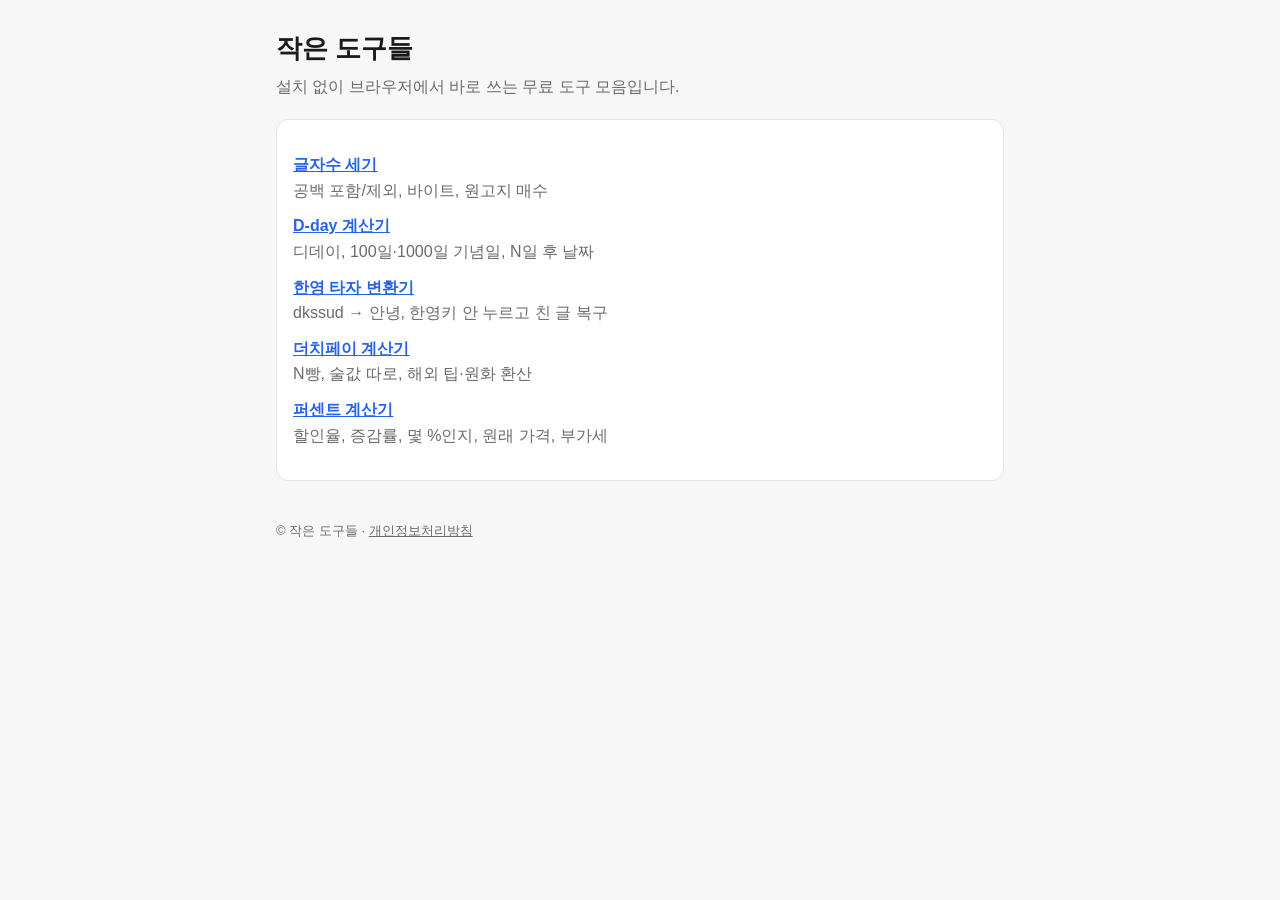
<file: index.html>
<!doctype html>
<html lang="ko">
<head>
<meta charset="utf-8">
<meta name="viewport" content="width=device-width,initial-scale=1">
<title>작은 도구들 - 무료 온라인 계산기·변환기 모음</title>
<meta name="description" content="글자수 세기, D-day 계산기, 한영 타자 변환기, 더치페이 계산기, 퍼센트 계산기 등 설치 없이 바로 쓰는 무료 온라인 도구 모음.">
<link rel="canonical" href="https://leeyc80.github.io/tiny-tools/">
<link rel="stylesheet" href="assets/style.css">
</head>
<body>
<header></header>
<main>
  <h1>작은 도구들</h1>
  <p class="lead">설치 없이 브라우저에서 바로 쓰는 무료 도구 모음입니다.</p>
  <div class="card">
    <ul class="list">
      <li><a href="char-counter/">글자수 세기</a><br><span class="lead">공백 포함/제외, 바이트, 원고지 매수</span></li>
      <li><a href="d-day/">D-day 계산기</a><br><span class="lead">디데이, 100일·1000일 기념일, N일 후 날짜</span></li>
      <li><a href="ko-en/">한영 타자 변환기</a><br><span class="lead">dkssud → 안녕, 한영키 안 누르고 친 글 복구</span></li>
      <li><a href="dutch-pay/">더치페이 계산기</a><br><span class="lead">N빵, 술값 따로, 해외 팁·원화 환산</span></li>
      <li><a href="percent/">퍼센트 계산기</a><br><span class="lead">할인율, 증감률, 몇 %인지, 원래 가격, 부가세</span></li>
    </ul>
  </div>
</main>
<footer>© 작은 도구들 · <a href="privacy.html">개인정보처리방침</a></footer>
</body>
</html>
</file>
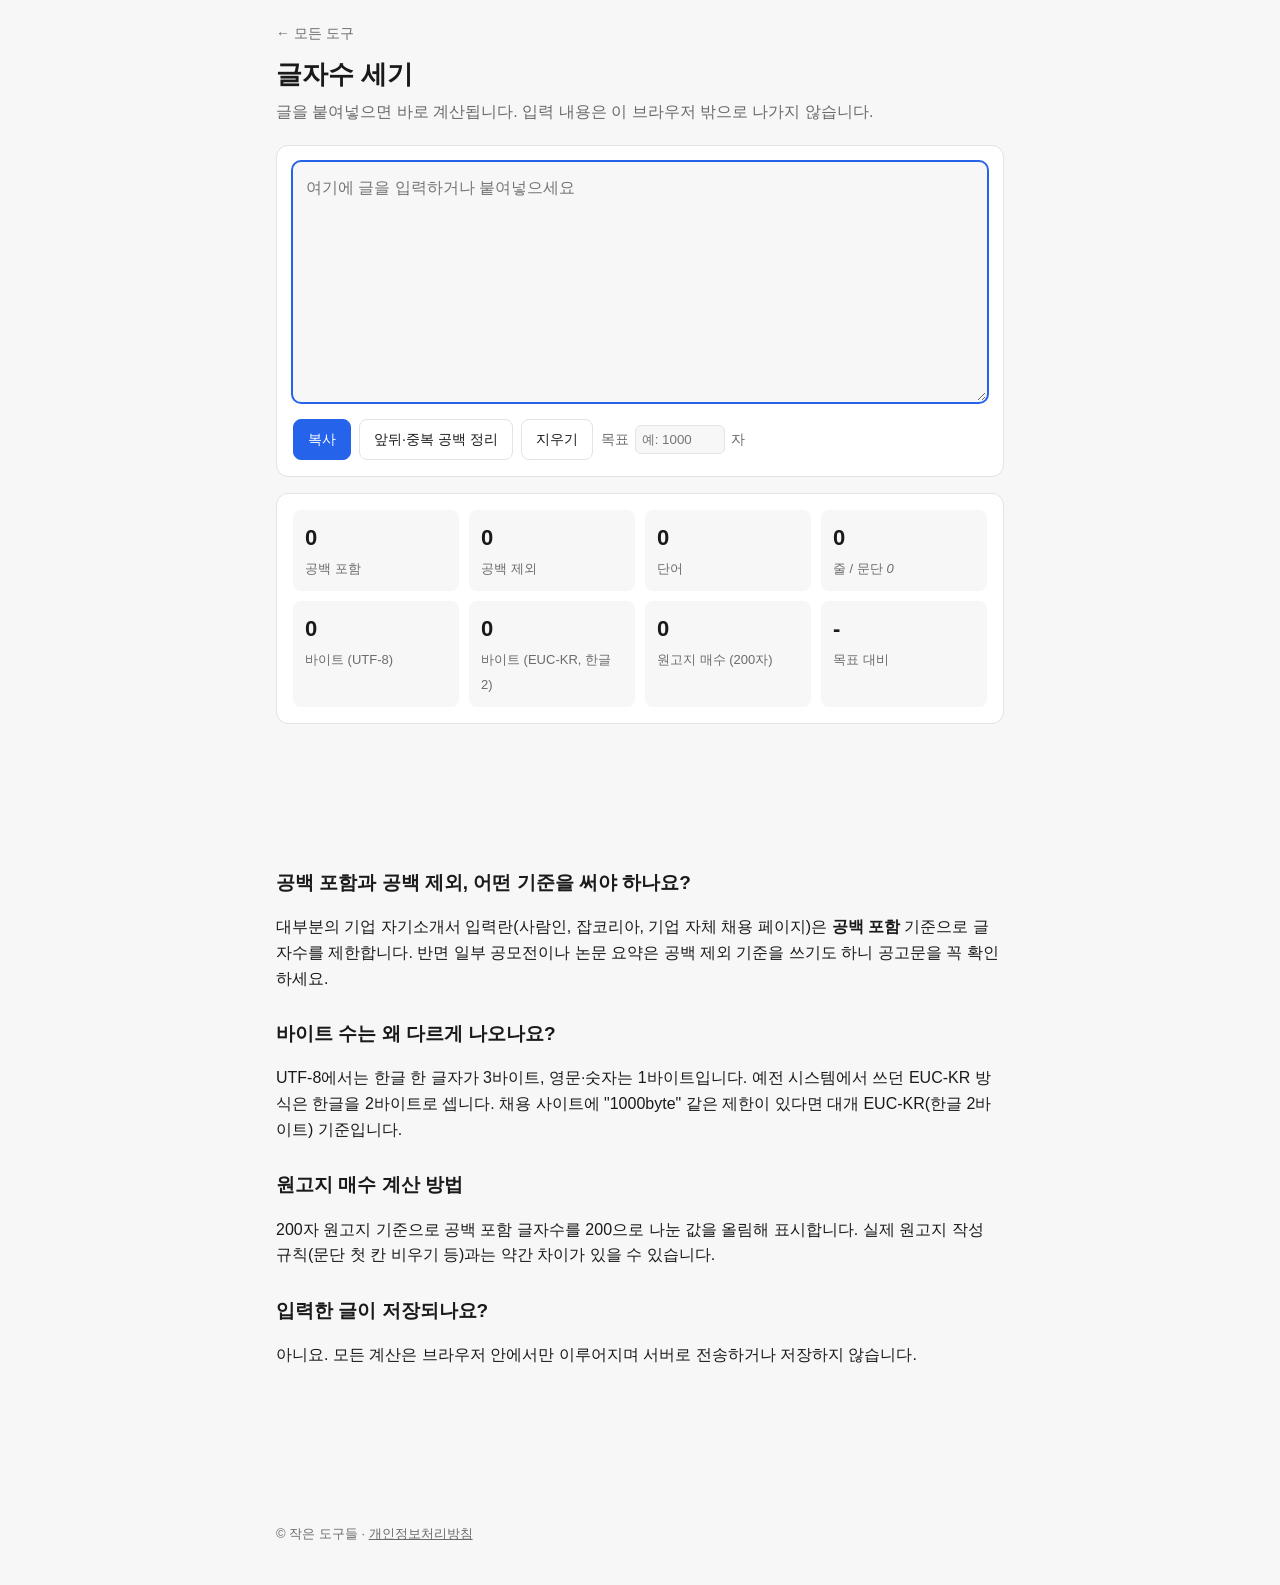
<file: char-counter/index.html>
<!doctype html>
<html lang="ko">
<head>
<meta charset="utf-8">
<meta name="viewport" content="width=device-width,initial-scale=1">
<title>글자수 세기 - 공백 포함/제외, 바이트, 원고지 매수 | 무료 글자수 계산기</title>
<meta name="description" content="자기소개서·리포트 글자수를 실시간으로 세어 드립니다. 공백 포함/제외 글자수, 단어 수, 바이트(UTF-8/EUC-KR), 원고지 매수까지 한 번에 확인하세요. 입력한 글은 서버로 전송되지 않습니다.">
<link rel="canonical" href="https://leeyc80.github.io/tiny-tools/char-counter/">
<meta property="og:title" content="글자수 세기 - 공백 포함/제외, 바이트 계산">
<meta property="og:description" content="자소서 글자수, 바이트, 원고지 매수를 실시간으로 계산">
<meta property="og:type" content="website">
<link rel="stylesheet" href="../assets/style.css">
<!-- AdSense: 승인 후 ca-pub 값 교체 후 주석 해제
<script async src="https://pagead2.googlesyndication.com/pagead/js/adsbygoogle.js?client=ca-pub-XXXXXXXXXXXXXXXX" crossorigin="anonymous"></script>
-->
<script type="application/ld+json">
{"@context":"https://schema.org","@type":"WebApplication","name":"글자수 세기","applicationCategory":"UtilitiesApplication","operatingSystem":"Any","offers":{"@type":"Offer","price":"0","priceCurrency":"KRW"}}
</script>
</head>
<body>
<header><a href="../">← 모든 도구</a></header>
<main>
  <h1>글자수 세기</h1>
  <p class="lead">글을 붙여넣으면 바로 계산됩니다. 입력 내용은 이 브라우저 밖으로 나가지 않습니다.</p>

  <div class="card">
    <textarea id="t" placeholder="여기에 글을 입력하거나 붙여넣으세요" autofocus></textarea>
    <div class="row">
      <button class="primary" id="copy">복사</button>
      <button id="trim">앞뒤·중복 공백 정리</button>
      <button id="clear">지우기</button>
      <label style="display:flex;align-items:center;gap:6px;font-size:14px;color:var(--muted)">
        목표 <input id="goal" type="number" min="0" step="100" placeholder="예: 1000" style="width:90px;padding:6px;border:1px solid var(--line);border-radius:6px;background:var(--bg);color:var(--fg)"> 자
      </label>
    </div>
  </div>

  <div class="card stats" id="stats">
    <div class="stat"><b id="all">0</b><span>공백 포함</span></div>
    <div class="stat"><b id="nosp">0</b><span>공백 제외</span></div>
    <div class="stat"><b id="words">0</b><span>단어</span></div>
    <div class="stat"><b id="lines">0</b><span>줄 / 문단 <i id="paras">0</i></span></div>
    <div class="stat"><b id="utf8">0</b><span>바이트 (UTF-8)</span></div>
    <div class="stat"><b id="euckr">0</b><span>바이트 (EUC-KR, 한글 2)</span></div>
    <div class="stat"><b id="paper">0</b><span>원고지 매수 (200자)</span></div>
    <div class="stat"><b id="goalpct">-</b><span>목표 대비</span></div>
  </div>

  <div class="ad"><!-- 광고 슬롯 1 --></div>

  <article>
    <h2>공백 포함과 공백 제외, 어떤 기준을 써야 하나요?</h2>
    <p>대부분의 기업 자기소개서 입력란(사람인, 잡코리아, 기업 자체 채용 페이지)은 <b>공백 포함</b> 기준으로 글자수를 제한합니다. 반면 일부 공모전이나 논문 요약은 공백 제외 기준을 쓰기도 하니 공고문을 꼭 확인하세요.</p>
    <h2>바이트 수는 왜 다르게 나오나요?</h2>
    <p>UTF-8에서는 한글 한 글자가 3바이트, 영문·숫자는 1바이트입니다. 예전 시스템에서 쓰던 EUC-KR 방식은 한글을 2바이트로 셉니다. 채용 사이트에 "1000byte" 같은 제한이 있다면 대개 EUC-KR(한글 2바이트) 기준입니다.</p>
    <h2>원고지 매수 계산 방법</h2>
    <p>200자 원고지 기준으로 공백 포함 글자수를 200으로 나눈 값을 올림해 표시합니다. 실제 원고지 작성 규칙(문단 첫 칸 비우기 등)과는 약간 차이가 있을 수 있습니다.</p>
    <h2>입력한 글이 저장되나요?</h2>
    <p>아니요. 모든 계산은 브라우저 안에서만 이루어지며 서버로 전송하거나 저장하지 않습니다.</p>
  </article>

  <div class="ad"><!-- 광고 슬롯 2 --></div>
</main>
<footer>© 작은 도구들 · <a href="../privacy.html">개인정보처리방침</a></footer>

<script>
const $ = id => document.getElementById(id);
const t = $('t'), goal = $('goal');
const fmt = n => n.toLocaleString('ko-KR');
const seg = typeof Intl !== 'undefined' && Intl.Segmenter ? new Intl.Segmenter('ko', {granularity: 'grapheme'}) : null;
const graphemes = s => seg ? [...seg.segment(s)].length : [...s].length;

function euckrBytes(s) {
  let n = 0;
  for (const ch of s) n += ch.codePointAt(0) < 128 ? 1 : 2;
  return n;
}

function update() {
  const s = t.value.replace(/\r\n/g, '\n');
  const all = graphemes(s);
  const nosp = graphemes(s.replace(/\s/g, ''));
  const words = (s.trim().match(/\S+/g) || []).length;
  const lines = s ? s.split('\n').length : 0;
  const paras = s.trim() ? s.trim().split(/\n\s*\n/).length : 0;
  $('all').textContent = fmt(all);
  $('nosp').textContent = fmt(nosp);
  $('words').textContent = fmt(words);
  $('lines').textContent = fmt(lines);
  $('paras').textContent = fmt(paras);
  $('utf8').textContent = fmt(new TextEncoder().encode(s).length);
  $('euckr').textContent = fmt(euckrBytes(s));
  $('paper').textContent = fmt(Math.ceil(all / 200));
  const g = +goal.value;
  $('goalpct').textContent = g > 0 ? Math.round(all / g * 100) + '%' : '-';
  $('goalpct').style.color = g > 0 && all > g ? '#dc2626' : '';
  try { localStorage.setItem('cc-draft', t.value); localStorage.setItem('cc-goal', goal.value); } catch (e) {}
}

try { t.value = localStorage.getItem('cc-draft') || ''; goal.value = localStorage.getItem('cc-goal') || ''; } catch (e) {}
t.addEventListener('input', update);
goal.addEventListener('input', update);
$('clear').onclick = () => { t.value = ''; update(); t.focus(); };
$('trim').onclick = () => { t.value = t.value.split('\n').map(l => l.replace(/[ \t]+/g, ' ').trim()).join('\n').trim(); update(); };
$('copy').onclick = async () => {
  try { await navigator.clipboard.writeText(t.value); $('copy').textContent = '복사됨'; }
  catch (e) { t.select(); document.execCommand('copy'); $('copy').textContent = '복사됨'; }
  setTimeout(() => $('copy').textContent = '복사', 1200);
};
update();
</script>
</body>
</html>
</file>
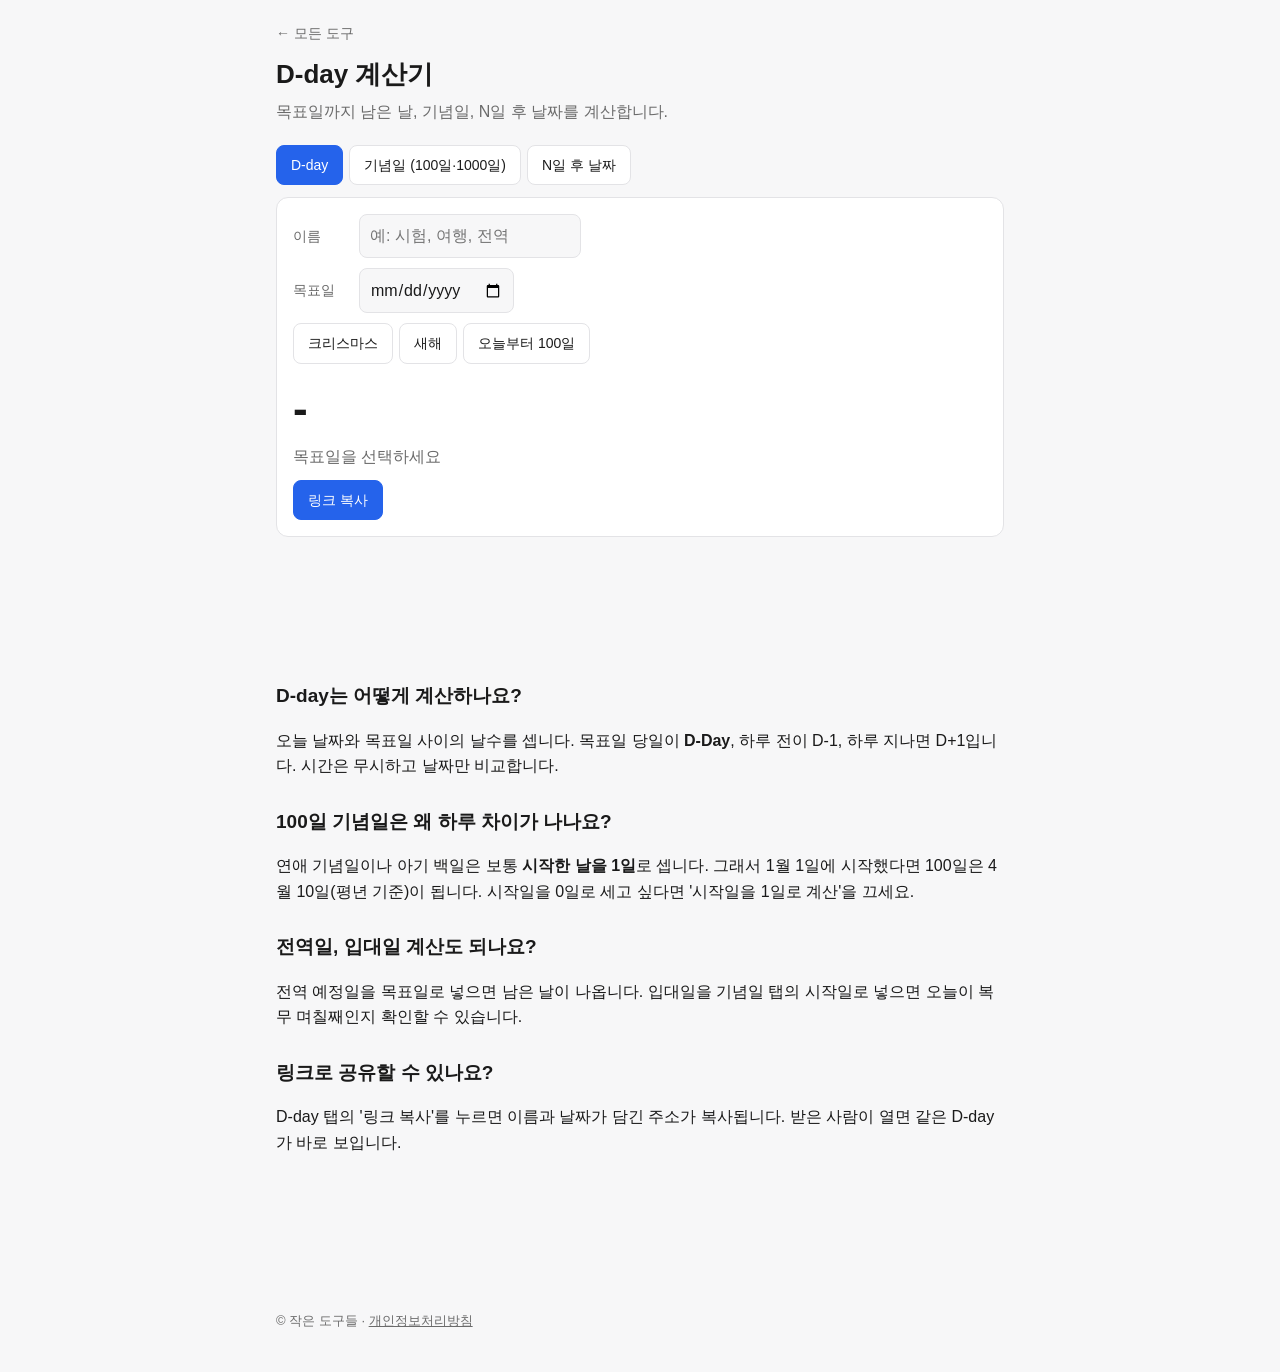
<file: d-day/index.html>
<!doctype html>
<html lang="ko">
<head>
<meta charset="utf-8">
<meta name="viewport" content="width=device-width,initial-scale=1">
<title>D-day 계산기 - 디데이, 100일·1000일 기념일, N일 후 날짜 계산</title>
<meta name="description" content="시험·여행·전역일까지 남은 날짜(D-day)를 계산하고, 사귄 날·생일로부터 100일, 200일, 1000일, 1주년 기념일 날짜를 한 번에 확인하세요. 오늘부터 N일 후 날짜 계산도 가능합니다.">
<link rel="canonical" href="https://leeyc80.github.io/tiny-tools/d-day/">
<meta property="og:title" content="D-day 계산기 - 디데이, 100일 기념일 계산">
<meta property="og:description" content="남은 날짜, 100일·1000일 기념일, N일 후 날짜를 바로 계산">
<meta property="og:type" content="website">
<link rel="stylesheet" href="../assets/style.css">
<!-- AdSense: 승인 후 ca-pub 값 교체 후 주석 해제
<script async src="https://pagead2.googlesyndication.com/pagead/js/adsbygoogle.js?client=ca-pub-XXXXXXXXXXXXXXXX" crossorigin="anonymous"></script>
-->
<script type="application/ld+json">
{"@context":"https://schema.org","@type":"WebApplication","name":"D-day 계산기","applicationCategory":"UtilitiesApplication","operatingSystem":"Any","offers":{"@type":"Offer","price":"0","priceCurrency":"KRW"}}
</script>
<style>
.tabs{display:flex;gap:6px;margin-bottom:12px;flex-wrap:wrap}
.tabs button[aria-selected=true]{background:var(--accent);border-color:var(--accent);color:#fff}
.field{display:flex;flex-wrap:wrap;gap:10px;align-items:center;margin-bottom:10px}
.field label{font-size:14px;color:var(--muted);min-width:56px}
.field input[type=date],.field input[type=text],.field input[type=number]{padding:8px 10px;border:1px solid var(--line);border-radius:8px;background:var(--bg);color:var(--fg);font:inherit;min-width:0}
.big{font-size:44px;font-weight:700;letter-spacing:-1px;margin:6px 0 0;font-variant-numeric:tabular-nums}
.sub{color:var(--muted);margin:0}
table{width:100%;border-collapse:collapse;font-size:15px;font-variant-numeric:tabular-nums}
td,th{padding:8px 6px;border-bottom:1px solid var(--line);text-align:left}
th{font-size:13px;color:var(--muted);font-weight:500}
tr.past td{color:var(--muted)}
tr.next td{font-weight:700}
td:last-child,th:last-child{text-align:right}
.panel[hidden]{display:none}
.check{font-size:14px;color:var(--muted);display:flex;gap:6px;align-items:center}
</style>
</head>
<body>
<header><a href="../">← 모든 도구</a></header>
<main>
  <h1>D-day 계산기</h1>
  <p class="lead">목표일까지 남은 날, 기념일, N일 후 날짜를 계산합니다.</p>

  <div class="tabs" role="tablist">
    <button role="tab" data-tab="dday" aria-selected="true">D-day</button>
    <button role="tab" data-tab="anniv" aria-selected="false">기념일 (100일·1000일)</button>
    <button role="tab" data-tab="plus" aria-selected="false">N일 후 날짜</button>
  </div>

  <section class="panel card" id="p-dday">
    <div class="field"><label for="dTitle">이름</label><input id="dTitle" type="text" placeholder="예: 시험, 여행, 전역" maxlength="30"></div>
    <div class="field"><label for="dDate">목표일</label><input id="dDate" type="date"></div>
    <div class="field" style="gap:6px">
      <button data-preset="xmas">크리스마스</button>
      <button data-preset="newyear">새해</button>
      <button data-preset="d100">오늘부터 100일</button>
    </div>
    <p class="big" id="dBig">-</p>
    <p class="sub" id="dSub"></p>
    <div class="row"><button class="primary" id="share">링크 복사</button></div>
  </section>

  <section class="panel card" id="p-anniv" hidden>
    <div class="field"><label for="aDate">시작일</label><input id="aDate" type="date"></div>
    <label class="check"><input type="checkbox" id="aFirst" checked> 시작일을 1일로 계산 (연애·출생 기념일 방식)</label>
    <p class="big" id="aBig">-</p>
    <p class="sub" id="aSub"></p>
    <table style="margin-top:12px"><thead><tr><th>기념일</th><th>날짜</th><th>남은 날</th></tr></thead><tbody id="aBody"></tbody></table>
  </section>

  <section class="panel card" id="p-plus" hidden>
    <div class="field"><label for="pDate">기준일</label><input id="pDate" type="date"></div>
    <div class="field"><label for="pN">일수</label><input id="pN" type="number" value="100" step="1" style="width:110px"> 일 <button id="pSign">후</button></div>
    <label class="check"><input type="checkbox" id="pFirst"> 기준일을 1일로 포함</label>
    <p class="big" id="pBig">-</p>
    <p class="sub" id="pSub"></p>
  </section>

  <div class="ad"><!-- 광고 슬롯 1 --></div>

  <article>
    <h2>D-day는 어떻게 계산하나요?</h2>
    <p>오늘 날짜와 목표일 사이의 날수를 셉니다. 목표일 당일이 <b>D-Day</b>, 하루 전이 D-1, 하루 지나면 D+1입니다. 시간은 무시하고 날짜만 비교합니다.</p>
    <h2>100일 기념일은 왜 하루 차이가 나나요?</h2>
    <p>연애 기념일이나 아기 백일은 보통 <b>시작한 날을 1일</b>로 셉니다. 그래서 1월 1일에 시작했다면 100일은 4월 10일(평년 기준)이 됩니다. 시작일을 0일로 세고 싶다면 '시작일을 1일로 계산'을 끄세요.</p>
    <h2>전역일, 입대일 계산도 되나요?</h2>
    <p>전역 예정일을 목표일로 넣으면 남은 날이 나옵니다. 입대일을 기념일 탭의 시작일로 넣으면 오늘이 복무 며칠째인지 확인할 수 있습니다.</p>
    <h2>링크로 공유할 수 있나요?</h2>
    <p>D-day 탭의 '링크 복사'를 누르면 이름과 날짜가 담긴 주소가 복사됩니다. 받은 사람이 열면 같은 D-day가 바로 보입니다.</p>
  </article>

  <div class="ad"><!-- 광고 슬롯 2 --></div>
</main>
<footer>© 작은 도구들 · <a href="../privacy.html">개인정보처리방침</a></footer>

<script>
const $ = id => document.getElementById(id);
const DAY = 86400000;
const WD = ['일', '월', '화', '수', '목', '금', '토'];
const fmt = n => n.toLocaleString('ko-KR');

// 날짜는 UTC 자정 기준 정수 일수로만 다뤄 서머타임·시간대 오차를 피한다.
const today = () => { const d = new Date(); return Date.UTC(d.getFullYear(), d.getMonth(), d.getDate()) / DAY; };
const parse = s => { const m = /^(\d{4})-(\d{2})-(\d{2})$/.exec(s || ''); return m ? Date.UTC(+m[1], m[2] - 1, +m[3]) / DAY : null; };
const iso = n => new Date(n * DAY).toISOString().slice(0, 10);
const kdate = n => { const d = new Date(n * DAY); return `${d.getUTCFullYear()}. ${d.getUTCMonth() + 1}. ${d.getUTCDate()}. (${WD[d.getUTCDay()]})`; };
const dlabel = diff => diff === 0 ? 'D-Day' : diff > 0 ? `D-${fmt(diff)}` : `D+${fmt(-diff)}`;
const addYears = (n, y) => { const d = new Date(n * DAY); const t = Date.UTC(d.getUTCFullYear() + y, d.getUTCMonth(), d.getUTCDate()) / DAY;
  return new Date(t * DAY).getUTCDate() !== d.getUTCDate() ? t - 1 : t; }; // 2/29 → 2/28

/* 탭 */
function showTab(name) {
  document.querySelectorAll('[role=tab]').forEach(b => b.setAttribute('aria-selected', b.dataset.tab === name));
  document.querySelectorAll('.panel').forEach(p => p.hidden = p.id !== 'p-' + name);
  try { localStorage.setItem('dd-tab', name); } catch (e) {}
}
document.querySelectorAll('[role=tab]').forEach(b => b.onclick = () => showTab(b.dataset.tab));

/* D-day */
function renderDday() {
  const t = parse($('dDate').value), title = $('dTitle').value.trim();
  if (t === null) { $('dBig').textContent = '-'; $('dSub').textContent = '목표일을 선택하세요'; return; }
  const diff = t - today();
  $('dBig').textContent = (title ? title + ' ' : '') + dlabel(diff);
  const w = Math.floor(Math.abs(diff) / 7), r = Math.abs(diff) % 7;
  $('dSub').textContent = `${kdate(t)} · ` + (diff === 0 ? '오늘입니다' :
    `${fmt(Math.abs(diff))}일 ${diff > 0 ? '남음' : '지남'}` + (Math.abs(diff) >= 7 ? ` (${fmt(w)}주 ${r}일)` : ''));
  save();
}
document.querySelectorAll('[data-preset]').forEach(b => b.onclick = () => {
  const now = new Date(), y = now.getFullYear(), td = today();
  let t, name;
  if (b.dataset.preset === 'xmas') { t = Date.UTC(y, 11, 25) / DAY; if (t < td) t = Date.UTC(y + 1, 11, 25) / DAY; name = '크리스마스'; }
  if (b.dataset.preset === 'newyear') { t = Date.UTC(y + 1, 0, 1) / DAY; name = '새해'; }
  if (b.dataset.preset === 'd100') { t = td + 100; name = ''; }
  $('dDate').value = iso(t); $('dTitle').value = name; renderDday();
});
$('dDate').oninput = $('dTitle').oninput = renderDday;
$('share').onclick = async () => {
  const u = new URL(location.href.split('?')[0]);
  if ($('dDate').value) u.searchParams.set('d', $('dDate').value);
  if ($('dTitle').value.trim()) u.searchParams.set('t', $('dTitle').value.trim());
  try { await navigator.clipboard.writeText(u.toString()); $('share').textContent = '복사됨'; }
  catch (e) { prompt('아래 주소를 복사하세요', u.toString()); }
  setTimeout(() => $('share').textContent = '링크 복사', 1200);
};

/* 기념일 */
function renderAnniv() {
  const s = parse($('aDate').value), first = $('aFirst').checked, td = today(), body = $('aBody');
  body.innerHTML = '';
  if (s === null) { $('aBig').textContent = '-'; $('aSub').textContent = '시작일을 선택하세요'; return; }
  const nth = td - s + (first ? 1 : 0);
  $('aBig').textContent = nth >= (first ? 1 : 0) ? `${fmt(nth)}일째` : dlabel(s - td);
  $('aSub').textContent = `${kdate(s)} 시작 · 오늘 ${kdate(td)}`;
  const rows = [];
  for (const n of [50, 100, 200, 300, 365, 500, 600, 700, 800, 900, 1000, 1500, 2000, 3000, 5000, 10000])
    rows.push([`${fmt(n)}일`, s + n - (first ? 1 : 0)]);
  for (let y = 1; y <= 30; y++) rows.push([`${y}주년`, addYears(s, y)]);
  rows.sort((a, b) => a[1] - b[1]);
  let nextMarked = false;
  for (const [label, d] of rows) {
    if (d < td - 400 || d > td + 365 * 12) continue; // 너무 먼 과거·미래는 생략
    const tr = document.createElement('tr');
    if (d < td) tr.className = 'past';
    else if (!nextMarked) { tr.className = 'next'; nextMarked = true; }
    tr.innerHTML = `<td>${label}</td><td>${kdate(d)}</td><td>${dlabel(d - td)}</td>`;
    body.appendChild(tr);
  }
  save();
}
$('aDate').oninput = $('aFirst').onchange = renderAnniv;

/* N일 후 */
let sign = 1;
function renderPlus() {
  const b = parse($('pDate').value), n = Math.trunc(+$('pN').value || 0), first = $('pFirst').checked;
  if (b === null) { $('pBig').textContent = '-'; $('pSub').textContent = '기준일을 선택하세요'; return; }
  const adj = first && n > 0 ? 1 : 0;
  const r = b + sign * (n - adj);
  $('pBig').textContent = kdate(r);
  $('pSub').textContent = `${kdate(b)}부터 ${fmt(n)}일 ${sign > 0 ? '후' : '전'} · 오늘 기준 ${dlabel(r - today())}`;
  save();
}
$('pSign').onclick = () => { sign = -sign; $('pSign').textContent = sign > 0 ? '후' : '전'; renderPlus(); };
$('pDate').oninput = $('pN').oninput = $('pFirst').onchange = renderPlus;

/* 저장·복원 */
const keys = ['dTitle', 'dDate', 'aDate', 'pDate', 'pN'];
function save() { try { localStorage.setItem('dd-state', JSON.stringify(Object.fromEntries(keys.map(k => [k, $(k).value])))); } catch (e) {} }
try { const st = JSON.parse(localStorage.getItem('dd-state') || '{}'); keys.forEach(k => { if (st[k] != null) $(k).value = st[k]; }); } catch (e) {}

const q = new URLSearchParams(location.search);
if (parse(q.get('d')) !== null) { $('dDate').value = q.get('d'); $('dTitle').value = (q.get('t') || '').slice(0, 30); showTab('dday'); }
else { let tab = 'dday'; try { tab = localStorage.getItem('dd-tab') || 'dday'; } catch (e) {} showTab(['dday', 'anniv', 'plus'].includes(tab) ? tab : 'dday'); }
if (!$('pDate').value) $('pDate').value = iso(today());
renderDday(); renderAnniv(); renderPlus();
</script>
</body>
</html>
</file>
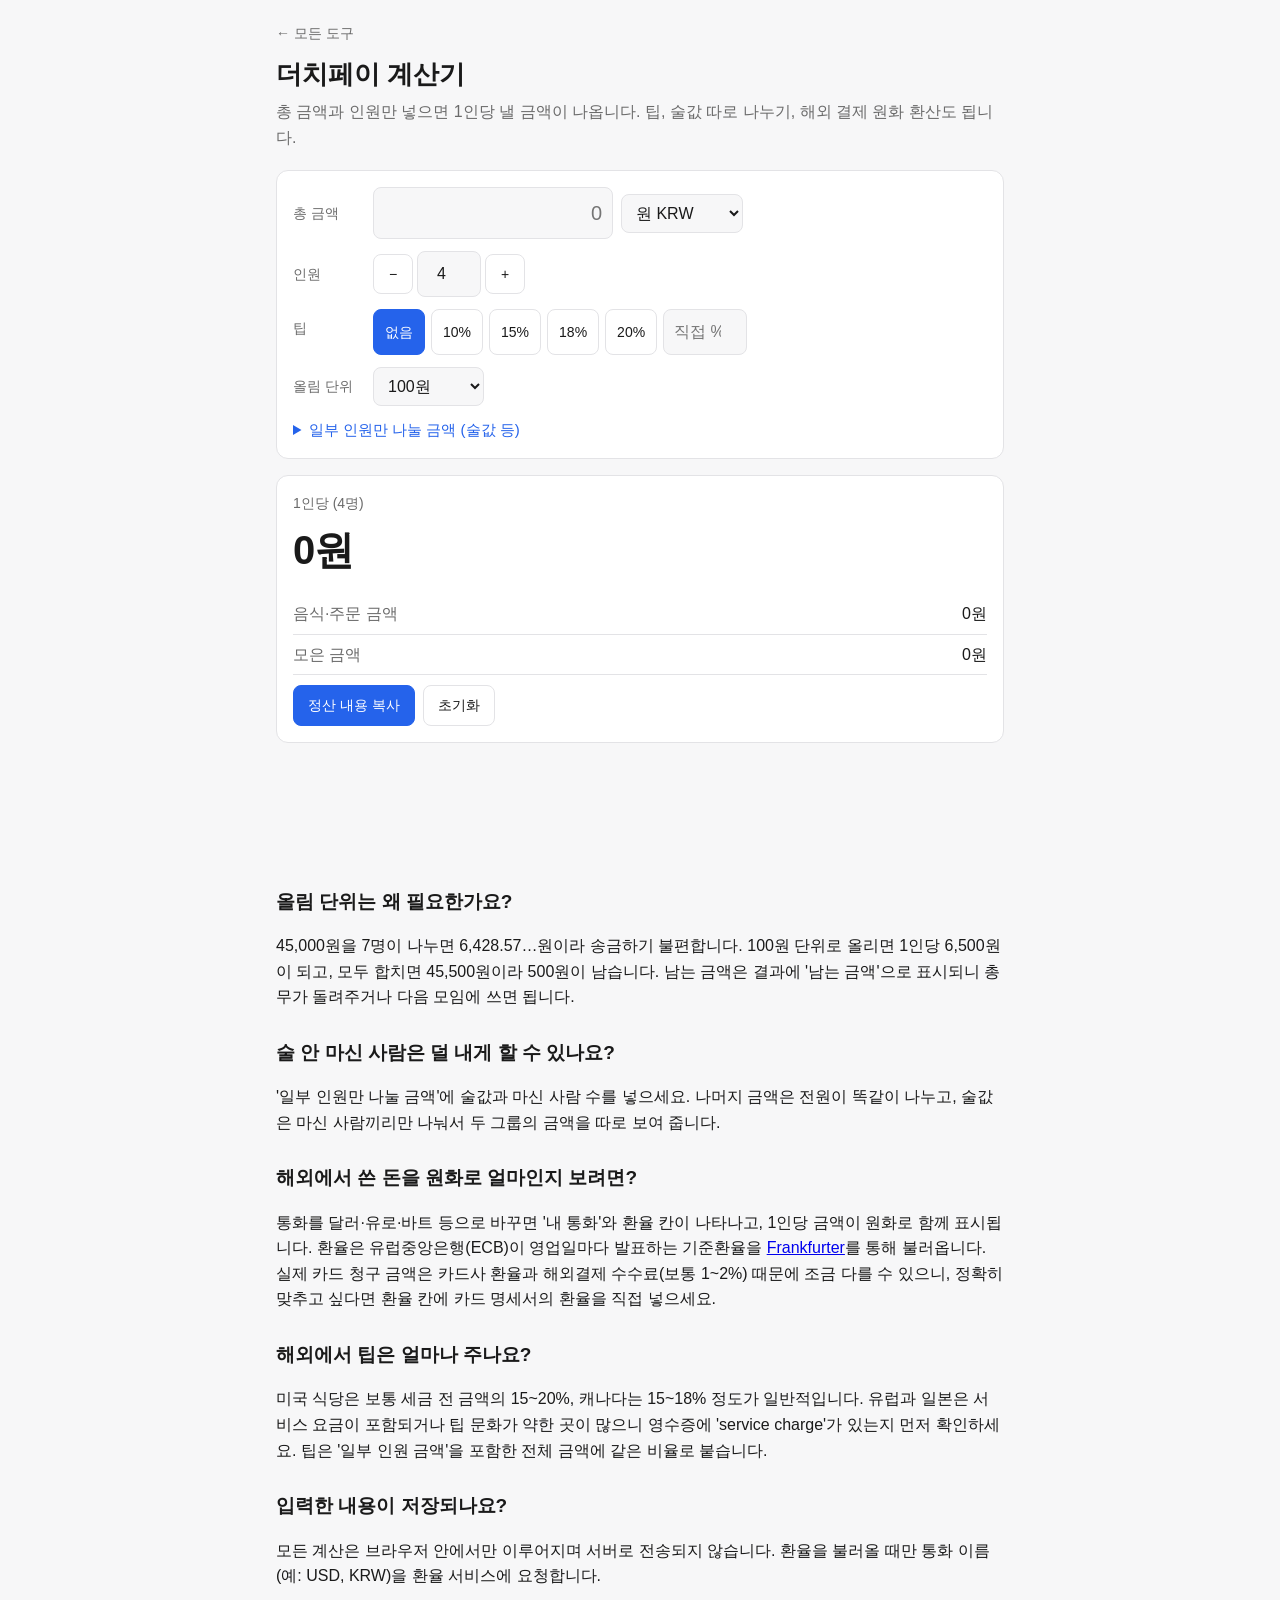
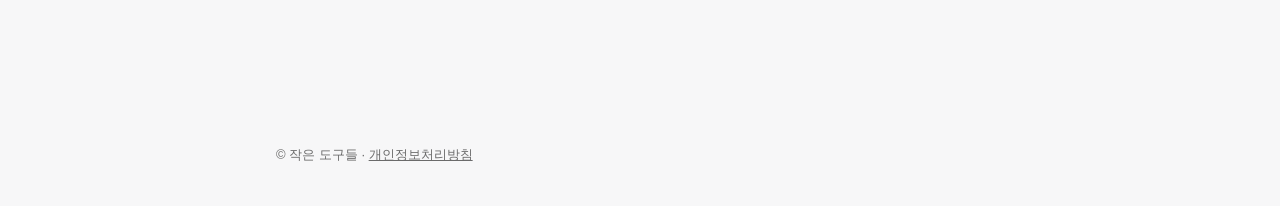
<file: dutch-pay/index.html>
<!doctype html>
<html lang="ko">
<head>
<meta charset="utf-8">
<meta name="viewport" content="width=device-width,initial-scale=1">
<title>더치페이 계산기 - N빵, 팁·환율 포함 1인당 금액 계산 | 해외여행 정산</title>
<meta name="description" content="총 금액과 인원을 넣으면 1인당 낼 금액을 바로 계산합니다. 100원·1000원 단위 올림, 술값처럼 일부 인원만 나누는 항목, 해외여행 팁(%)과 실시간 환율로 원화 환산까지 지원합니다.">
<link rel="canonical" href="https://leeyc80.github.io/tiny-tools/dutch-pay/">
<meta property="og:title" content="더치페이 계산기 - N빵, 팁·환율 포함 1인당 금액">
<meta property="og:description" content="인원별 금액, 단위 올림, 술값 따로, 팁, 원화 환산까지">
<meta property="og:type" content="website">
<link rel="stylesheet" href="../assets/style.css">
<!-- AdSense: 승인 후 ca-pub 값 교체 후 주석 해제
<script async src="https://pagead2.googlesyndication.com/pagead/js/adsbygoogle.js?client=ca-pub-XXXXXXXXXXXXXXXX" crossorigin="anonymous"></script>
-->
<script type="application/ld+json">
{"@context":"https://schema.org","@type":"WebApplication","name":"더치페이 계산기","applicationCategory":"UtilitiesApplication","operatingSystem":"Any","offers":{"@type":"Offer","price":"0","priceCurrency":"KRW"}}
</script>
<style>
.field{display:flex;flex-wrap:nowrap;gap:8px;align-items:center;margin-bottom:12px}
.field>label:first-child{font-size:14px;color:var(--muted);width:72px;flex:none}
input[type=text],input[type=number],select{padding:9px 10px;border:1px solid var(--line);border-radius:8px;background:var(--bg);color:var(--fg);font:inherit;min-width:0}
#total{font-size:20px;flex:1 1 100px;max-width:240px;text-align:right;font-variant-numeric:tabular-nums}
.step{display:flex;align-items:center;gap:4px}
.step input{width:64px;text-align:center}
.step button{width:40px;padding:8px 0}
.chips{display:flex;gap:6px;flex-wrap:wrap;flex:1;min-width:0}
.chips button{padding:8px 11px}
.chips button[aria-pressed=true]{background:var(--accent);border-color:var(--accent);color:#fff}
details{margin-top:4px}
summary{cursor:pointer;color:var(--accent);font-size:15px}
.big{font-size:40px;font-weight:700;letter-spacing:-1px;margin:4px 0 0;font-variant-numeric:tabular-nums}
.big.two{font-size:30px;line-height:1.35}
.big small{font-size:15px;font-weight:500;color:var(--muted);letter-spacing:0;margin-right:8px}
.conv{font-size:20px;font-weight:600;margin:2px 0 0;color:var(--accent);font-variant-numeric:tabular-nums}
.conv:empty{display:none}
.sub{color:var(--muted);margin:0;font-size:14px}
.lines{margin:12px 0 0;padding:0;list-style:none;font-variant-numeric:tabular-nums}
.lines li{display:flex;justify-content:space-between;padding:7px 0;border-bottom:1px solid var(--line);gap:12px}
.lines li span:first-child{color:var(--muted)}
.lines li span:last-child{text-align:right}
#fxBox[hidden]{display:none}
#fxRate{width:120px;text-align:right}
#fxLeft{white-space:nowrap}
#cur{flex:none}
.fxnote{font-size:12px;color:var(--muted);margin:0 0 0 80px}
@media (max-width:420px){.fxnote{margin-left:0}}
</style>
</head>
<body>
<header><a href="../">← 모든 도구</a></header>
<main>
  <h1>더치페이 계산기</h1>
  <p class="lead">총 금액과 인원만 넣으면 1인당 낼 금액이 나옵니다. 팁, 술값 따로 나누기, 해외 결제 원화 환산도 됩니다.</p>

  <div class="card">
    <div class="field">
      <label for="total">총 금액</label>
      <input id="total" type="text" inputmode="decimal" placeholder="0" autocomplete="off">
      <select id="cur" aria-label="결제 통화"></select>
    </div>
    <div class="field">
      <label for="people">인원</label>
      <div class="step"><button data-step="people:-1" aria-label="인원 줄이기">−</button><input id="people" type="number" min="1" max="100" value="4"><button data-step="people:1" aria-label="인원 늘리기">+</button></div>
    </div>
    <div class="field" style="align-items:flex-start">
      <label style="padding-top:8px">팁</label>
      <div class="chips" id="tips">
        <button data-tip="0" aria-pressed="true">없음</button><button data-tip="10">10%</button><button data-tip="15">15%</button><button data-tip="18">18%</button><button data-tip="20">20%</button>
        <input id="tipCustom" type="number" min="0" max="100" step="1" placeholder="직접 %" style="width:84px" aria-label="팁 직접 입력">
      </div>
    </div>
    <div class="field">
      <label for="round">올림 단위</label>
      <select id="round"></select>
    </div>
    <div id="fxBox" hidden>
      <div class="field">
        <label for="home">내 통화</label>
        <select id="home" aria-label="환산할 통화"></select>
      </div>
      <div class="field">
        <label for="fxRate">환율</label>
        <span class="sub" id="fxLeft">1 USD =</span>
        <input id="fxRate" type="text" inputmode="decimal" autocomplete="off">
        <button id="fxReload" title="최신 환율 다시 불러오기">↻</button>
      </div>
      <p class="fxnote" id="fxNote"></p>
    </div>
    <details id="extraBox">
      <summary>일부 인원만 나눌 금액 (술값 등)</summary>
      <div class="field" style="margin-top:12px">
        <label for="extra">금액</label>
        <input id="extra" type="text" inputmode="decimal" placeholder="0" style="flex:1 1 100px;max-width:160px;text-align:right" autocomplete="off">
        <span class="sub">(총액에 포함)</span>
      </div>
      <div class="field">
        <label for="extraN">나눌 인원</label>
        <div class="step"><button data-step="extraN:-1" aria-label="줄이기">−</button><input id="extraN" type="number" min="1" value="2"><button data-step="extraN:1" aria-label="늘리기">+</button></div>
      </div>
    </details>
  </div>

  <div class="card">
    <p class="sub" id="label">1인당</p>
    <p class="big" id="big">0원</p>
    <p class="conv" id="conv"></p>
    <p class="sub" id="sub"></p>
    <ul class="lines" id="lines"></ul>
    <div class="row"><button class="primary" id="copy">정산 내용 복사</button><button id="reset">초기화</button></div>
  </div>

  <div class="ad"><!-- 광고 슬롯 1 --></div>

  <article>
    <h2>올림 단위는 왜 필요한가요?</h2>
    <p>45,000원을 7명이 나누면 6,428.57…원이라 송금하기 불편합니다. 100원 단위로 올리면 1인당 6,500원이 되고, 모두 합치면 45,500원이라 500원이 남습니다. 남는 금액은 결과에 '남는 금액'으로 표시되니 총무가 돌려주거나 다음 모임에 쓰면 됩니다.</p>
    <h2>술 안 마신 사람은 덜 내게 할 수 있나요?</h2>
    <p>'일부 인원만 나눌 금액'에 술값과 마신 사람 수를 넣으세요. 나머지 금액은 전원이 똑같이 나누고, 술값은 마신 사람끼리만 나눠서 두 그룹의 금액을 따로 보여 줍니다.</p>
    <h2>해외에서 쓴 돈을 원화로 얼마인지 보려면?</h2>
    <p>통화를 달러·유로·바트 등으로 바꾸면 '내 통화'와 환율 칸이 나타나고, 1인당 금액이 원화로 함께 표시됩니다. 환율은 유럽중앙은행(ECB)이 영업일마다 발표하는 기준환율을 <a href="https://frankfurter.dev/">Frankfurter</a>를 통해 불러옵니다. 실제 카드 청구 금액은 카드사 환율과 해외결제 수수료(보통 1~2%) 때문에 조금 다를 수 있으니, 정확히 맞추고 싶다면 환율 칸에 카드 명세서의 환율을 직접 넣으세요.</p>
    <h2>해외에서 팁은 얼마나 주나요?</h2>
    <p>미국 식당은 보통 세금 전 금액의 15~20%, 캐나다는 15~18% 정도가 일반적입니다. 유럽과 일본은 서비스 요금이 포함되거나 팁 문화가 약한 곳이 많으니 영수증에 'service charge'가 있는지 먼저 확인하세요. 팁은 '일부 인원 금액'을 포함한 전체 금액에 같은 비율로 붙습니다.</p>
    <h2>입력한 내용이 저장되나요?</h2>
    <p>모든 계산은 브라우저 안에서만 이루어지며 서버로 전송되지 않습니다. 환율을 불러올 때만 통화 이름(예: USD, KRW)을 환율 서비스에 요청합니다.</p>
  </article>

  <div class="ad"><!-- 광고 슬롯 2 --></div>
</main>
<footer>© 작은 도구들 · <a href="../privacy.html">개인정보처리방침</a></footer>

<script>
const $ = id => document.getElementById(id);
// [코드, 표시 이름, 앞기호, 뒤기호, 소수 자리, 올림 단위들, 기본 올림]
const CUR_LIST = [
  ['KRW', '원 KRW', '', '원', 0, [1, 10, 100, 1000], 100],
  ['USD', '$ USD', '$', '', 2, [0.01, 0.25, 1, 5], 0.01],
  ['EUR', '€ EUR', '€', '', 2, [0.01, 0.5, 1, 5], 0.01],
  ['JPY', '엔 JPY', '', '엔', 0, [1, 10, 100, 1000], 1],
  ['CNY', '위안 CNY', '', '위안', 2, [0.01, 1, 10], 0.01],
  ['GBP', '£ GBP', '£', '', 2, [0.01, 0.5, 1, 5], 0.01],
  ['THB', '바트 THB', '', '바트', 2, [0.01, 1, 10, 100], 1],
  ['PHP', '페소 PHP', '', '페소', 2, [0.01, 1, 10, 100], 1],
  ['SGD', 'S$ SGD', 'S$', '', 2, [0.01, 0.5, 1], 0.01],
  ['HKD', 'HK$ HKD', 'HK$', '', 2, [0.01, 1, 10], 0.01],
  ['AUD', 'A$ AUD', 'A$', '', 2, [0.01, 0.5, 1, 5], 0.01],
  ['CAD', 'C$ CAD', 'C$', '', 2, [0.01, 0.25, 1, 5], 0.01],
  ['NZD', 'NZ$ NZD', 'NZ$', '', 2, [0.01, 0.5, 1, 5], 0.01],
  ['CHF', '프랑 CHF', '', ' CHF', 2, [0.01, 0.5, 1, 5], 0.01],
  ['MYR', '링깃 MYR', '', ' 링깃', 2, [0.01, 1, 10], 0.01],
  ['IDR', '루피아 IDR', '', ' 루피아', 0, [1, 1000, 10000], 1000],
  ['INR', '₹ INR', '₹', '', 2, [0.01, 1, 10, 100], 1],
  ['TRY', '리라 TRY', '', ' 리라', 2, [0.01, 1, 10, 100], 1],
  ['MXN', 'MX$ MXN', 'MX$', '', 2, [0.01, 1, 10], 1],
];
const CUR = Object.fromEntries(CUR_LIST.map(([code, name, pre, unit, dec, rounds, def]) => [code, {code, name, pre, unit, dec, rounds, def}]));
const roundLabel = (c, v) => (v === 10 ** -c.dec ? '올림 없음' : c.pre + v.toLocaleString('ko-KR') + c.unit.trim());

let tip = 0, fx = null;              // fx: {from, to, rate, date, manual}
const cur = () => CUR[$('cur').value];
const home = () => CUR[$('home').value];
const num = s => { const n = parseFloat(String(s).replace(/[^\d.]/g, '')); return isFinite(n) && n > 0 ? n : 0; };
const fix = (n, c) => Math.round(n * 10 ** c.dec) / 10 ** c.dec;
const money = (n, c = cur()) => c.pre + fix(n, c).toLocaleString('ko-KR', {minimumFractionDigits: c.dec, maximumFractionDigits: c.dec}) + c.unit;
// 부동소수 오차 없이 올림: 최소 화폐 단위 정수로 바꿔 계산
const ceilTo = (v, step) => { const k = 10 ** cur().dec, s = Math.round(step * k); return Math.ceil(Math.round(v * k * 1e6) / 1e6 / s) * s / k; };
const int = (id, min, max) => Math.min(max, Math.max(min, Math.trunc(+$(id).value) || min));

$('cur').innerHTML = $('home').innerHTML = CUR_LIST.map(([c, n]) => `<option value="${c}">${n}</option>`).join('');

function fillRounds(keep) {
  const c = cur(), sel = $('round');
  sel.innerHTML = c.rounds.map(v => `<option value="${v}">${roundLabel(c, v)}</option>`).join('');
  sel.value = keep && c.rounds.some(r => r == keep) ? keep : c.def;
}
function formatInput(el, c = cur()) {
  const raw = el.value.replace(/[^\d.]/g, '');
  if (!raw) { el.value = ''; return; }
  const [i, d] = raw.split('.');
  el.value = (+i).toLocaleString('ko-KR') + (c.dec && d !== undefined ? '.' + d.slice(0, c.dec) : '');
}

/* 환율 */
const fxActive = () => cur().code !== home().code;
const fxRate = () => (fxActive() && fx && fx.from === cur().code && fx.to === home().code ? fx.rate : 0);
const toHome = n => money(n * fxRate(), home());

async function loadFx(force) {
  const from = cur().code, to = home().code;
  $('fxBox').hidden = from === to;
  if (from === to) { fx = null; calc(); return; }
  $('fxLeft').textContent = `1 ${from} =`;
  const key = `dp-fx-${from}-${to}`;
  let cached = null;
  try { cached = JSON.parse(localStorage.getItem(key) || 'null'); } catch (e) {}
  const fresh = cached && Date.now() - cached.at < 6 * 3600e3;
  if (cached && !force) showFx({from, to, ...cached});
  if (fresh && !force) return;
  $('fxNote').textContent = '환율 불러오는 중…';
  try {
    const r = await fetch(`https://api.frankfurter.dev/v1/latest?from=${from}&to=${to}`);
    if (!r.ok) throw new Error(r.status);
    const j = await r.json(), rate = j.rates[to];
    if (!rate) throw new Error('no rate');
    if (cur().code !== from || home().code !== to) return;   // 그 사이 통화가 바뀜
    const v = {rate, date: j.date, at: Date.now()};
    try { localStorage.setItem(key, JSON.stringify(v)); } catch (e) {}
    showFx({from, to, ...v});
  } catch (e) {
    if (cur().code !== from || home().code !== to) return;
    if (cached) showFx({from, to, ...cached}, ' · 최신 환율을 불러오지 못해 저장된 값 사용');
    else { fx = null; $('fxRate').value = ''; $('fxNote').textContent = '환율을 불러오지 못했습니다. 환율을 직접 입력하세요.'; calc(); }
  }
}
function showFx(v, extra = '') {
  fx = {from: v.from, to: v.to, rate: v.rate, date: v.date, manual: false};
  $('fxRate').value = v.rate.toLocaleString('ko-KR', {maximumFractionDigits: v.rate < 1 ? 6 : 4});
  $('fxNote').textContent = `${v.date} 유럽중앙은행 기준환율${extra}. 카드 환율과 다를 수 있으니 필요하면 직접 고치세요.`;
  calc();
}
$('fxRate').addEventListener('input', () => {
  const r = num($('fxRate').value);
  fx = r ? {from: cur().code, to: home().code, rate: r, date: '', manual: true} : null;
  $('fxNote').textContent = r ? '직접 입력한 환율로 계산합니다. ↻를 누르면 기준환율로 돌아갑니다.' : '환율을 입력하세요.';
  calc();
});
$('fxReload').onclick = () => loadFx(true);

/* 계산 */
function calc() {
  const c = cur(), total = num($('total').value), n = int('people', 1, 100);
  const useExtra = $('extraBox').open;
  const extra = useExtra ? Math.min(num($('extra').value), total) : 0;
  const k = useExtra ? int('extraN', 1, n) : n;
  const step = +$('round').value, mult = 1 + tip / 100;
  const tipAmt = total * tip / 100, grand = total + tipAmt;
  const base = (total - extra) * mult / n;   // 전원 공통
  const add = extra * mult / k;              // 일부 인원 추가분
  const rate = fxRate(), lines = [];
  let paid, text;

  if (extra > 0 && k < n) {
    const a = ceilTo(base + add, step), b = ceilTo(base, step);
    paid = a * k + b * (n - k);
    $('label').textContent = '1인당';
    $('big').innerHTML = `<small>${k}명</small>${money(a)}<br><small>${n - k}명</small>${money(b)}`;
    $('big').classList.add('two');
    $('conv').textContent = rate ? `≈ ${toHome(a)} / ${toHome(b)}` : '';
    $('sub').textContent = `추가 항목 나누는 ${k}명은 ${money(a)}, 나머지 ${n - k}명은 ${money(b)}`;
    text = `${k}명: ${money(a)}씩${rate ? ` (≈ ${toHome(a)})` : ''}\n${n - k}명: ${money(b)}씩${rate ? ` (≈ ${toHome(b)})` : ''}`;
  } else {
    const a = ceilTo(grand / n, step), exact = fix(grand / n, c);
    paid = a * n;
    $('label').textContent = `1인당 (${n}명)`;
    $('big').textContent = money(a);
    $('big').classList.remove('two');
    $('conv').textContent = rate && total ? `≈ ${toHome(a)}` : '';
    $('sub').textContent = grand && exact !== a ? `정확히는 ${money(exact)}` : '';
    text = `${n}명: ${money(a)}씩${rate ? ` (≈ ${toHome(a)})` : ''}`;
  }
  lines.push(['음식·주문 금액', money(total)]);
  if (tip) lines.push([`팁 ${tip}%`, money(tipAmt)], ['팁 포함 합계', money(grand)]);
  if (rate) lines.push([`합계 ${home().code} 환산`, '≈ ' + toHome(grand)]);
  lines.push(['모은 금액', money(paid)]);
  const left = fix(paid - grand, c);
  if (left > 0) lines.push(['남는 금액 (총무)', money(left)]);
  $('lines').innerHTML = lines.map(([a, b]) => `<li><span>${a}</span><span>${b}</span></li>`).join('');
  const rateText = rate ? `\n환율 1 ${c.code} = ${rate.toLocaleString('ko-KR', {maximumFractionDigits: 4})} ${home().code}${fx && fx.date ? ` (${fx.date})` : ''}` : '';
  $('copy').dataset.text = `[더치페이] 총 ${money(grand)}${tip ? ` (팁 ${tip}% 포함)` : ''}${rate ? ` ≈ ${toHome(grand)}` : ''}\n${text}${rateText}`;
  save();
}

/* 이벤트 */
['total', 'extra'].forEach(id => $(id).addEventListener('input', e => { formatInput(e.target); calc(); }));
['people', 'extraN', 'round'].forEach(id => $(id).addEventListener('input', calc));
$('extraBox').addEventListener('toggle', calc);
document.querySelectorAll('[data-step]').forEach(b => b.onclick = () => {
  const [id, d] = b.dataset.step.split(':');
  $(id).value = Math.max(1, Math.min(100, (Math.trunc(+$(id).value) || 1) + +d));
  calc();
});
$('tips').addEventListener('click', e => {
  const b = e.target.closest('[data-tip]'); if (!b) return;
  tip = +b.dataset.tip; $('tipCustom').value = '';
  document.querySelectorAll('[data-tip]').forEach(x => x.setAttribute('aria-pressed', x === b));
  calc();
});
$('tipCustom').addEventListener('input', () => {
  tip = Math.min(100, Math.max(0, +$('tipCustom').value || 0));
  document.querySelectorAll('[data-tip]').forEach(x => x.setAttribute('aria-pressed', $('tipCustom').value === '' && +x.dataset.tip === tip));
  calc();
});
$('cur').addEventListener('change', () => { fillRounds(); formatInput($('total')); formatInput($('extra')); fx = null; loadFx(); });
$('home').addEventListener('change', () => { fx = null; loadFx(); });
$('copy').onclick = async () => {
  try { await navigator.clipboard.writeText($('copy').dataset.text); $('copy').textContent = '복사됨'; }
  catch (e) { prompt('아래 내용을 복사하세요', $('copy').dataset.text); }
  setTimeout(() => $('copy').textContent = '정산 내용 복사', 1200);
};
$('reset').onclick = () => {
  $('total').value = $('extra').value = $('tipCustom').value = ''; $('people').value = 4; $('extraN').value = 2;
  tip = 0; document.querySelectorAll('[data-tip]').forEach(x => x.setAttribute('aria-pressed', x.dataset.tip === '0'));
  $('extraBox').open = false; calc();
};

/* 저장·복원 (금액은 저장하지 않음) */
function save() { try { localStorage.setItem('dp-state', JSON.stringify({cur: $('cur').value, home: $('home').value, people: $('people').value, round: $('round').value})); } catch (e) {} }
let st = {};
try { st = JSON.parse(localStorage.getItem('dp-state') || '{}'); } catch (e) {}
$('cur').value = CUR[st.cur] ? st.cur : 'KRW';
$('home').value = CUR[st.home] ? st.home : 'KRW';
if (st.people) $('people').value = st.people;
fillRounds(st.round);
calc();
loadFx();
</script>
</body>
</html>
</file>
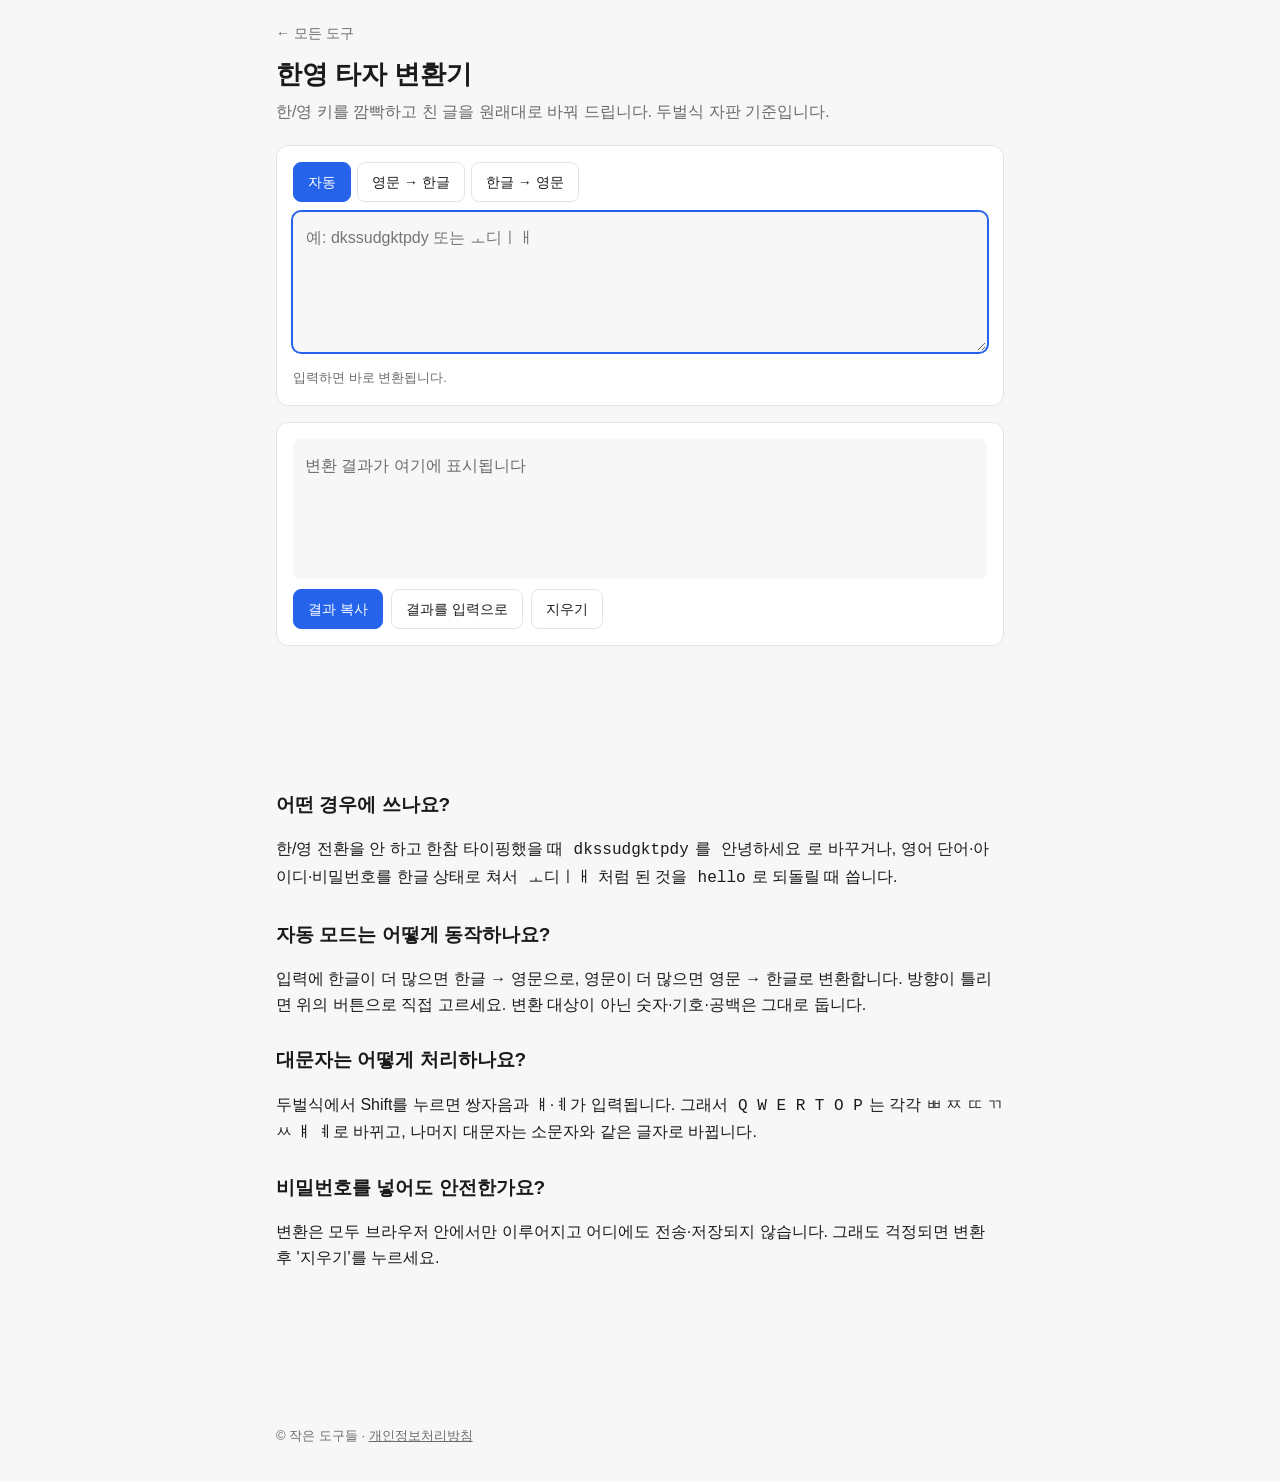
<file: ko-en/index.html>
<!doctype html>
<html lang="ko">
<head>
<meta charset="utf-8">
<meta name="viewport" content="width=device-width,initial-scale=1">
<title>한영 타자 변환기 - dkssud → 안녕, 한영키 안 누르고 친 글 복구</title>
<meta name="description" content="한/영 전환을 깜빡하고 영문으로 친 글(dkssudgktpdy)을 한글(안녕하세요)로, 한글로 잘못 친 영어·비밀번호를 영문으로 바로 바꿔 줍니다. 두벌식 자판 기준, 입력 내용은 서버로 전송되지 않습니다.">
<link rel="canonical" href="https://leeyc80.github.io/tiny-tools/ko-en/">
<meta property="og:title" content="한영 타자 변환기 - dkssud → 안녕">
<meta property="og:description" content="한영키를 안 누르고 친 글을 한글/영문으로 바로 복구">
<meta property="og:type" content="website">
<link rel="stylesheet" href="../assets/style.css">
<!-- AdSense: 승인 후 ca-pub 값 교체 후 주석 해제
<script async src="https://pagead2.googlesyndication.com/pagead/js/adsbygoogle.js?client=ca-pub-XXXXXXXXXXXXXXXX" crossorigin="anonymous"></script>
-->
<script type="application/ld+json">
{"@context":"https://schema.org","@type":"WebApplication","name":"한영 타자 변환기","applicationCategory":"UtilitiesApplication","operatingSystem":"Any","offers":{"@type":"Offer","price":"0","priceCurrency":"KRW"}}
</script>
<style>
.tabs{display:flex;gap:6px;flex-wrap:wrap;margin-bottom:10px}
.tabs button[aria-pressed=true]{background:var(--accent);border-color:var(--accent);color:#fff}
textarea{min-height:140px}
.out{min-height:140px;white-space:pre-wrap;word-break:break-all;background:var(--bg);border-radius:8px;padding:12px;font-size:18px}
.out:empty::before{content:'변환 결과가 여기에 표시됩니다';color:var(--muted);font-size:16px}
.hint{font-size:13px;color:var(--muted);margin:8px 0 0}
.ex{font-family:ui-monospace,Menlo,monospace;background:var(--bg);padding:1px 6px;border-radius:4px}
</style>
</head>
<body>
<header><a href="../">← 모든 도구</a></header>
<main>
  <h1>한영 타자 변환기</h1>
  <p class="lead">한/영 키를 깜빡하고 친 글을 원래대로 바꿔 드립니다. 두벌식 자판 기준입니다.</p>

  <div class="card">
    <div class="tabs" id="modes">
      <button data-mode="auto" aria-pressed="true">자동</button>
      <button data-mode="e2k" aria-pressed="false">영문 → 한글</button>
      <button data-mode="k2e" aria-pressed="false">한글 → 영문</button>
    </div>
    <textarea id="in" placeholder="예: dkssudgktpdy 또는 ㅗ디ㅣㅐ" autofocus></textarea>
    <p class="hint" id="dir">입력하면 바로 변환됩니다.</p>
  </div>

  <div class="card">
    <div class="out" id="out"></div>
    <div class="row">
      <button class="primary" id="copy">결과 복사</button>
      <button id="swap">결과를 입력으로</button>
      <button id="clear">지우기</button>
    </div>
  </div>

  <div class="ad"><!-- 광고 슬롯 1 --></div>

  <article>
    <h2>어떤 경우에 쓰나요?</h2>
    <p>한/영 전환을 안 하고 한참 타이핑했을 때 <span class="ex">dkssudgktpdy</span>를 <span class="ex">안녕하세요</span>로 바꾸거나, 영어 단어·아이디·비밀번호를 한글 상태로 쳐서 <span class="ex">ㅗ디ㅣㅐ</span>처럼 된 것을 <span class="ex">hello</span>로 되돌릴 때 씁니다.</p>
    <h2>자동 모드는 어떻게 동작하나요?</h2>
    <p>입력에 한글이 더 많으면 한글 → 영문으로, 영문이 더 많으면 영문 → 한글로 변환합니다. 방향이 틀리면 위의 버튼으로 직접 고르세요. 변환 대상이 아닌 숫자·기호·공백은 그대로 둡니다.</p>
    <h2>대문자는 어떻게 처리하나요?</h2>
    <p>두벌식에서 Shift를 누르면 쌍자음과 ㅒ·ㅖ가 입력됩니다. 그래서 <span class="ex">Q W E R T O P</span>는 각각 ㅃ ㅉ ㄸ ㄲ ㅆ ㅒ ㅖ로 바뀌고, 나머지 대문자는 소문자와 같은 글자로 바뀝니다.</p>
    <h2>비밀번호를 넣어도 안전한가요?</h2>
    <p>변환은 모두 브라우저 안에서만 이루어지고 어디에도 전송·저장되지 않습니다. 그래도 걱정되면 변환 후 '지우기'를 누르세요.</p>
  </article>

  <div class="ad"><!-- 광고 슬롯 2 --></div>
</main>
<footer>© 작은 도구들 · <a href="../privacy.html">개인정보처리방침</a></footer>

<script>
const CHO = 'ㄱㄲㄴㄷㄸㄹㅁㅂㅃㅅㅆㅇㅈㅉㅊㅋㅌㅍㅎ';
const JUNG = 'ㅏㅐㅑㅒㅓㅔㅕㅖㅗㅘㅙㅚㅛㅜㅝㅞㅟㅠㅡㅢㅣ';
const JONG = ['', ...'ㄱㄲㄳㄴㄵㄶㄷㄹㄺㄻㄼㄽㄾㄿㅀㅁㅂㅄㅅㅆㅇㅈㅊㅋㅌㅍㅎ'];
const KEY = {q:'ㅂ',w:'ㅈ',e:'ㄷ',r:'ㄱ',t:'ㅅ',y:'ㅛ',u:'ㅕ',i:'ㅑ',o:'ㅐ',p:'ㅔ',a:'ㅁ',s:'ㄴ',d:'ㅇ',f:'ㄹ',g:'ㅎ',h:'ㅗ',j:'ㅓ',k:'ㅏ',l:'ㅣ',z:'ㅋ',x:'ㅌ',c:'ㅊ',v:'ㅍ',b:'ㅠ',n:'ㅜ',m:'ㅡ',Q:'ㅃ',W:'ㅉ',E:'ㄸ',R:'ㄲ',T:'ㅆ',O:'ㅒ',P:'ㅖ'};
const REV = Object.fromEntries(Object.entries(KEY).map(([k, v]) => [v, k]));
const VCOMB = {'ㅗㅏ':'ㅘ','ㅗㅐ':'ㅙ','ㅗㅣ':'ㅚ','ㅜㅓ':'ㅝ','ㅜㅔ':'ㅞ','ㅜㅣ':'ㅟ','ㅡㅣ':'ㅢ'};
const CCOMB = {'ㄱㅅ':'ㄳ','ㄴㅈ':'ㄵ','ㄴㅎ':'ㄶ','ㄹㄱ':'ㄺ','ㄹㅁ':'ㄻ','ㄹㅂ':'ㄼ','ㄹㅅ':'ㄽ','ㄹㅌ':'ㄾ','ㄹㅍ':'ㄿ','ㄹㅎ':'ㅀ','ㅂㅅ':'ㅄ'};
const SPLIT = Object.fromEntries(Object.entries({...VCOMB, ...CCOMB}).map(([k, v]) => [v, k]));
const isVowel = j => JUNG.includes(j);

/* 영문 → 한글: 두벌식 오토마타 */
function e2k(s) {
  let out = '', cho = '', jung = '', jong = '';
  const flush = () => {
    if (cho && jung) out += String.fromCharCode(0xAC00 + (CHO.indexOf(cho) * 21 + JUNG.indexOf(jung)) * 28 + JONG.indexOf(jong));
    else out += cho + jung;
    cho = jung = jong = '';
  };
  for (const ch of s) {
    const j = KEY[ch] || KEY[ch.toLowerCase()];
    if (!j) { flush(); out += ch; continue; }
    if (!isVowel(j)) {
      if (cho && jung && !jong && JONG.includes(j)) jong = j;
      else if (jong && CCOMB[jong + j]) jong = CCOMB[jong + j];
      else { flush(); cho = j; }
    } else {
      if (jong) {                       // 받침이 다음 글자 초성으로 넘어감: 읽+ㅓ → 일거
        let next = jong;
        if (SPLIT[jong]) [jong, next] = SPLIT[jong]; else jong = '';
        flush(); cho = next; jung = j;
      } else if (jung && VCOMB[jung + j]) jung = VCOMB[jung + j];
      else if (cho && !jung) jung = j;
      else { flush(); jung = j; }
    }
  }
  flush();
  return out;
}

/* 한글 → 영문 */
function k2e(s) {
  let out = '';
  const jamo = j => (SPLIT[j] || j).split('').map(x => REV[x] || x).join('');
  for (const ch of s) {
    const c = ch.charCodeAt(0);
    if (c >= 0xAC00 && c <= 0xD7A3) {
      const n = c - 0xAC00;
      out += jamo(CHO[Math.floor(n / 588)]) + jamo(JUNG[Math.floor(n % 588 / 28)]) + jamo(JONG[n % 28]);
    } else if (c >= 0x3131 && c <= 0x3163) out += jamo(ch);
    else out += ch;
  }
  return out;
}

const $ = id => document.getElementById(id);
let mode = 'auto';
function run() {
  const s = $('in').value;
  let m = mode;
  if (m === 'auto') {
    const ko = (s.match(/[ㄱ-ㅣ가-힣]/g) || []).length;
    const en = (s.match(/[A-Za-z]/g) || []).length;
    m = ko > en ? 'k2e' : 'e2k';
  }
  $('out').textContent = s ? (m === 'e2k' ? e2k(s) : k2e(s)) : '';
  $('dir').textContent = s ? (m === 'e2k' ? '영문 → 한글로 변환했습니다' : '한글 → 영문으로 변환했습니다') + (mode === 'auto' ? ' (자동)' : '') : '입력하면 바로 변환됩니다.';
}
$('modes').onclick = e => {
  const b = e.target.closest('button'); if (!b) return;
  mode = b.dataset.mode;
  document.querySelectorAll('#modes button').forEach(x => x.setAttribute('aria-pressed', x === b));
  run();
};
$('in').addEventListener('input', run);
$('clear').onclick = () => { $('in').value = ''; run(); $('in').focus(); };
$('swap').onclick = () => { $('in').value = $('out').textContent; run(); $('in').focus(); };
$('copy').onclick = async () => {
  try { await navigator.clipboard.writeText($('out').textContent); $('copy').textContent = '복사됨'; }
  catch (e) { const r = document.createRange(); r.selectNodeContents($('out')); getSelection().removeAllRanges(); getSelection().addRange(r); document.execCommand('copy'); $('copy').textContent = '복사됨'; }
  setTimeout(() => $('copy').textContent = '결과 복사', 1200);
};
run();
</script>
</body>
</html>
</file>
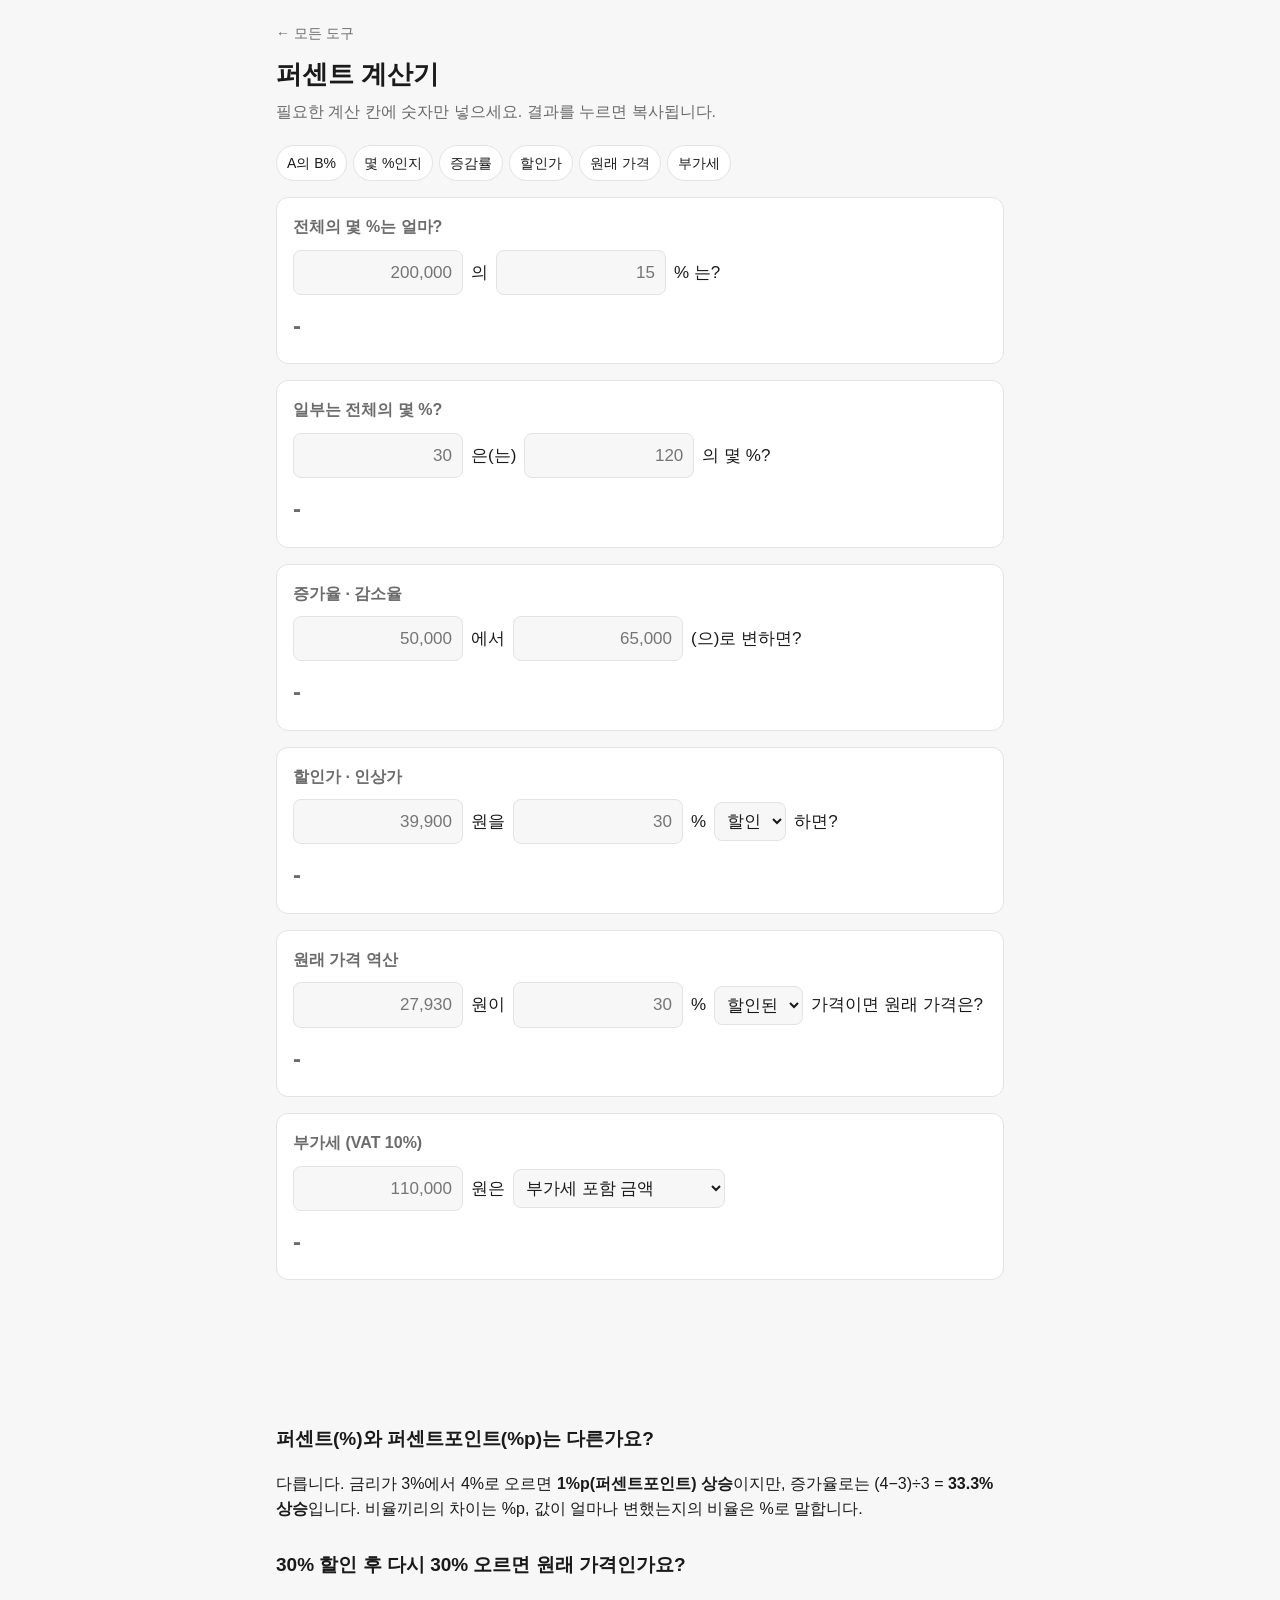
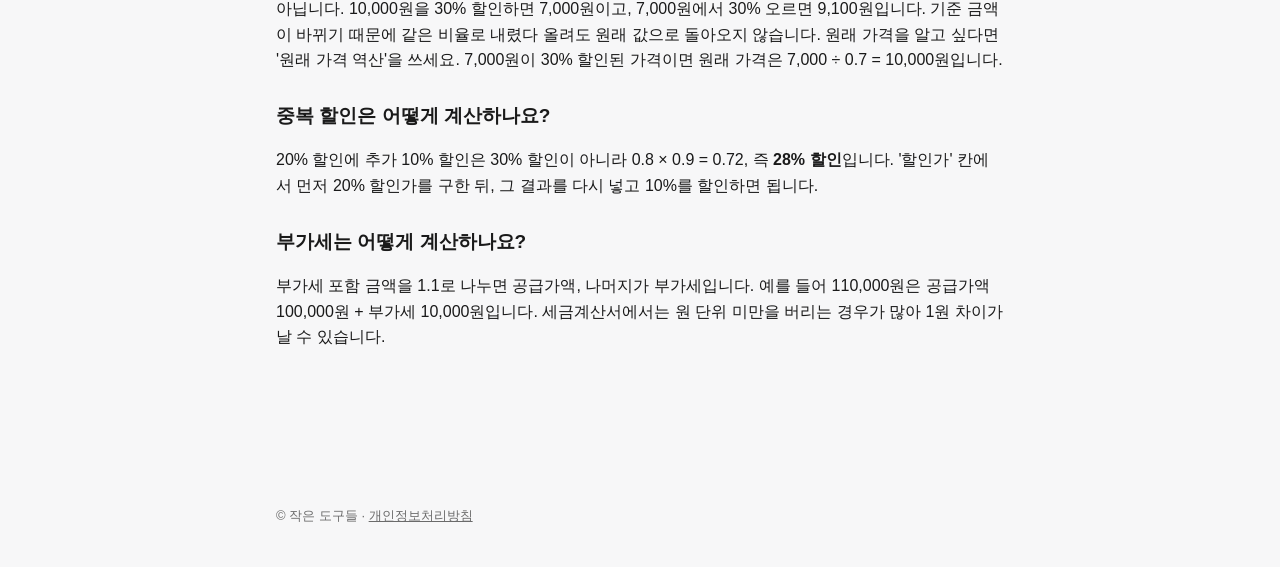
<file: percent/index.html>
<!doctype html>
<html lang="ko">
<head>
<meta charset="utf-8">
<meta name="viewport" content="width=device-width,initial-scale=1">
<title>퍼센트 계산기 - 할인율, 증감률, 몇 퍼센트인지, 부가세 계산</title>
<meta name="description" content="A의 B%는 얼마인지, A는 B의 몇 %인지, 증가율·감소율, 할인가와 원래 가격 역산, 부가세(VAT 10%) 포함·별도 금액까지 한 페이지에서 바로 계산하세요.">
<link rel="canonical" href="https://leeyc80.github.io/tiny-tools/percent/">
<meta property="og:title" content="퍼센트 계산기 - 할인율, 증감률, 부가세">
<meta property="og:description" content="몇 %인지, 증감률, 할인가, 원래 가격, 부가세를 바로 계산">
<meta property="og:type" content="website">
<link rel="stylesheet" href="../assets/style.css">
<!-- AdSense: 승인 후 ca-pub 값 교체 후 주석 해제
<script async src="https://pagead2.googlesyndication.com/pagead/js/adsbygoogle.js?client=ca-pub-XXXXXXXXXXXXXXXX" crossorigin="anonymous"></script>
-->
<script type="application/ld+json">
{"@context":"https://schema.org","@type":"WebApplication","name":"퍼센트 계산기","applicationCategory":"UtilitiesApplication","operatingSystem":"Any","offers":{"@type":"Offer","price":"0","priceCurrency":"KRW"}}
</script>
<style>
.calc h2{font-size:16px;margin:0 0 10px;color:var(--muted);font-weight:600}
.q{display:flex;flex-wrap:wrap;align-items:center;gap:6px 8px;font-size:17px}
.q input{width:auto;flex:1 1 100px;max-width:170px;padding:8px 10px;border:1px solid var(--line);border-radius:8px;background:var(--bg);color:var(--fg);font:inherit;text-align:right;font-variant-numeric:tabular-nums;min-width:0}
.q select{padding:8px;border:1px solid var(--line);border-radius:8px;background:var(--bg);color:var(--fg);font:inherit}
.ans{margin:12px 0 0;font-size:24px;font-weight:700;font-variant-numeric:tabular-nums;cursor:pointer;word-break:break-all}
.ans:empty::before{content:'-';color:var(--muted)}
.ans .up{color:#dc2626}.ans .down{color:#2563eb}
@media (prefers-color-scheme:dark){.ans .up{color:#f87171}.ans .down{color:#60a5fa}}
.how{margin:2px 0 0;font-size:13px;color:var(--muted);font-variant-numeric:tabular-nums}
.toc{display:flex;flex-wrap:wrap;gap:6px;margin-bottom:16px}
.toc a{font-size:14px;padding:6px 10px;border:1px solid var(--line);border-radius:999px;color:var(--fg);text-decoration:none;background:var(--card)}
</style>
</head>
<body>
<header><a href="../">← 모든 도구</a></header>
<main>
  <h1>퍼센트 계산기</h1>
  <p class="lead">필요한 계산 칸에 숫자만 넣으세요. 결과를 누르면 복사됩니다.</p>

  <nav class="toc">
    <a href="#c1">A의 B%</a><a href="#c2">몇 %인지</a><a href="#c3">증감률</a><a href="#c4">할인가</a><a href="#c5">원래 가격</a><a href="#c6">부가세</a>
  </nav>

  <section class="card calc" id="c1">
    <h2>전체의 몇 %는 얼마?</h2>
    <div class="q"><input data-n="a" inputmode="decimal" placeholder="200,000"> 의 <input data-n="b" inputmode="decimal" placeholder="15" style="width:80px"> % 는?</div>
    <p class="ans"></p><p class="how"></p>
  </section>

  <section class="card calc" id="c2">
    <h2>일부는 전체의 몇 %?</h2>
    <div class="q"><input data-n="a" inputmode="decimal" placeholder="30"> 은(는) <input data-n="b" inputmode="decimal" placeholder="120"> 의 몇 %?</div>
    <p class="ans"></p><p class="how"></p>
  </section>

  <section class="card calc" id="c3">
    <h2>증가율 · 감소율</h2>
    <div class="q"><input data-n="a" inputmode="decimal" placeholder="50,000"> 에서 <input data-n="b" inputmode="decimal" placeholder="65,000"> (으)로 변하면?</div>
    <p class="ans"></p><p class="how"></p>
  </section>

  <section class="card calc" id="c4">
    <h2>할인가 · 인상가</h2>
    <div class="q"><input data-n="a" inputmode="decimal" placeholder="39,900"> 원을 <input data-n="b" inputmode="decimal" placeholder="30" style="width:80px"> %
      <select data-n="dir"><option value="-1">할인</option><option value="1">인상</option></select> 하면?</div>
    <p class="ans"></p><p class="how"></p>
  </section>

  <section class="card calc" id="c5">
    <h2>원래 가격 역산</h2>
    <div class="q"><input data-n="a" inputmode="decimal" placeholder="27,930"> 원이 <input data-n="b" inputmode="decimal" placeholder="30" style="width:80px"> %
      <select data-n="dir"><option value="-1">할인된</option><option value="1">인상된</option></select> 가격이면 원래 가격은?</div>
    <p class="ans"></p><p class="how"></p>
  </section>

  <section class="card calc" id="c6">
    <h2>부가세 (VAT 10%)</h2>
    <div class="q"><input data-n="a" inputmode="decimal" placeholder="110,000"> 원은
      <select data-n="dir"><option value="incl">부가세 포함 금액</option><option value="excl">공급가액 (부가세 별도)</option></select></div>
    <p class="ans"></p><p class="how"></p>
  </section>

  <div class="ad"><!-- 광고 슬롯 1 --></div>

  <article>
    <h2>퍼센트(%)와 퍼센트포인트(%p)는 다른가요?</h2>
    <p>다릅니다. 금리가 3%에서 4%로 오르면 <b>1%p(퍼센트포인트) 상승</b>이지만, 증가율로는 (4−3)÷3 = <b>33.3% 상승</b>입니다. 비율끼리의 차이는 %p, 값이 얼마나 변했는지의 비율은 %로 말합니다.</p>
    <h2>30% 할인 후 다시 30% 오르면 원래 가격인가요?</h2>
    <p>아닙니다. 10,000원을 30% 할인하면 7,000원이고, 7,000원에서 30% 오르면 9,100원입니다. 기준 금액이 바뀌기 때문에 같은 비율로 내렸다 올려도 원래 값으로 돌아오지 않습니다. 원래 가격을 알고 싶다면 '원래 가격 역산'을 쓰세요. 7,000원이 30% 할인된 가격이면 원래 가격은 7,000 ÷ 0.7 = 10,000원입니다.</p>
    <h2>중복 할인은 어떻게 계산하나요?</h2>
    <p>20% 할인에 추가 10% 할인은 30% 할인이 아니라 0.8 × 0.9 = 0.72, 즉 <b>28% 할인</b>입니다. '할인가' 칸에서 먼저 20% 할인가를 구한 뒤, 그 결과를 다시 넣고 10%를 할인하면 됩니다.</p>
    <h2>부가세는 어떻게 계산하나요?</h2>
    <p>부가세 포함 금액을 1.1로 나누면 공급가액, 나머지가 부가세입니다. 예를 들어 110,000원은 공급가액 100,000원 + 부가세 10,000원입니다. 세금계산서에서는 원 단위 미만을 버리는 경우가 많아 1원 차이가 날 수 있습니다.</p>
  </article>

  <div class="ad"><!-- 광고 슬롯 2 --></div>
</main>
<footer>© 작은 도구들 · <a href="../privacy.html">개인정보처리방침</a></footer>

<script>
const num = s => { if (s == null) return NaN; const t = String(s).replace(/,/g, '').trim(); return t === '' || t === '-' ? NaN : +t; };
const f = (n, d = 2) => (Math.round(n * 10 ** d) / 10 ** d).toLocaleString('ko-KR', {maximumFractionDigits: d});
const won = n => f(n, 0) + '원';
const sign = n => n > 0 ? 'up' : n < 0 ? 'down' : '';

const CALC = {
  c1: ({a, b}) => isNaN(a) || isNaN(b) ? null :
    [f(a * b / 100, 4), `${f(a, 4)} × ${f(b, 4)} ÷ 100`],
  c2: ({a, b}) => isNaN(a) || isNaN(b) || b === 0 ? null :
    [f(a / b * 100, 4) + '%', `${f(a, 4)} ÷ ${f(b, 4)} × 100`],
  c3: ({a, b}) => {
    if (isNaN(a) || isNaN(b) || a === 0) return null;
    const r = (b - a) / Math.abs(a) * 100, d = b - a;
    const word = r > 0 ? '증가' : r < 0 ? '감소' : '변화 없음';
    const p = n => n < 0 ? `(${f(n, 4)})` : f(n, 4);
    return [`<span class="${sign(r)}">${f(Math.abs(r), 2)}% ${word}</span>`, `차이 ${d > 0 ? '+' : ''}${f(d, 4)} · (${p(b)} − ${p(a)}) ÷ ${f(Math.abs(a), 4)} × 100`, true];
  },
  c4: ({a, b, dir}) => {
    if (isNaN(a) || isNaN(b)) return null;
    const diff = a * b / 100, r = a + dir * diff;
    return [won(r), `${dir < 0 ? '할인' : '인상'} 금액 ${won(diff)} · ${f(a, 4)} × ${f(1 + dir * b / 100, 4)}`];
  },
  c5: ({a, b, dir}) => {
    if (isNaN(a) || isNaN(b)) return null;
    const k = 1 + dir * b / 100;
    if (k <= 0) return ['계산할 수 없습니다', '할인율은 100% 미만이어야 합니다'];
    const o = a / k;
    return [won(o), `${f(a, 4)} ÷ ${f(k, 4)} · ${dir < 0 ? '할인' : '인상'} 금액 ${won(Math.abs(o - a))}`];
  },
  c6: ({a, dir}) => {
    if (isNaN(a)) return null;
    if (dir === 'incl') { const s = Math.round(a / 1.1), v = a - s; return [`공급가액 ${won(s)} + 부가세 ${won(v)}`, `${f(a, 0)} ÷ 1.1 = ${f(a / 1.1, 2)}`, true]; }
    const v = Math.round(a * 0.1); return [`합계 ${won(a + v)} (부가세 ${won(v)})`, `${f(a, 0)} × 0.1 = ${f(a * 0.1, 2)}`, true];
  },
};

function run(sec) {
  const v = {};
  sec.querySelectorAll('[data-n]').forEach(el => {
    v[el.dataset.n] = el.tagName === 'SELECT' ? (isNaN(+el.value) ? el.value : +el.value) : num(el.value);
  });
  const r = CALC[sec.id](v), ans = sec.querySelector('.ans'), how = sec.querySelector('.how');
  if (!r) { ans.textContent = how.textContent = ''; return; }
  if (r[2] || /<span/.test(r[0])) ans.innerHTML = r[0]; else ans.textContent = r[0];
  how.textContent = r[1];
}

function fmtInput(el) {
  const pos = el.value.length - el.selectionStart;
  let t = el.value.replace(/[^\d.\-]/g, '').replace(/(?!^)-/g, '');
  const [i, ...d] = t.split('.');
  const neg = i.startsWith('-'), ii = i.replace('-', '');
  t = (neg ? '-' : '') + (ii ? (+ii).toLocaleString('ko-KR') : '') + (d.length ? '.' + d.join('') : '');
  el.value = t;
  try { el.setSelectionRange(t.length - pos, t.length - pos); } catch (e) {}
}

const secs = document.querySelectorAll('.calc');
secs.forEach(sec => {
  sec.querySelectorAll('input').forEach(el => el.addEventListener('input', () => { fmtInput(el); run(sec); save(); }));
  sec.querySelectorAll('select').forEach(el => el.addEventListener('change', () => { run(sec); save(); }));
  const ans = sec.querySelector('.ans');
  ans.title = '눌러서 복사';
  ans.addEventListener('click', async () => {
    const t = ans.textContent; if (!t) return;
    try { await navigator.clipboard.writeText(t); const o = ans.innerHTML; ans.textContent = '복사됨'; setTimeout(() => { ans.innerHTML = o; }, 800); } catch (e) {}
  });
});

function save() {
  const st = {};
  secs.forEach(sec => sec.querySelectorAll('[data-n]').forEach(el => st[sec.id + el.dataset.n] = el.value));
  try { localStorage.setItem('pc-state', JSON.stringify(st)); } catch (e) {}
}
let st = {};
try { st = JSON.parse(localStorage.getItem('pc-state') || '{}'); } catch (e) {}
secs.forEach(sec => { sec.querySelectorAll('[data-n]').forEach(el => { const v = st[sec.id + el.dataset.n]; if (v != null) el.value = v; }); run(sec); });
</script>
</body>
</html>
</file>
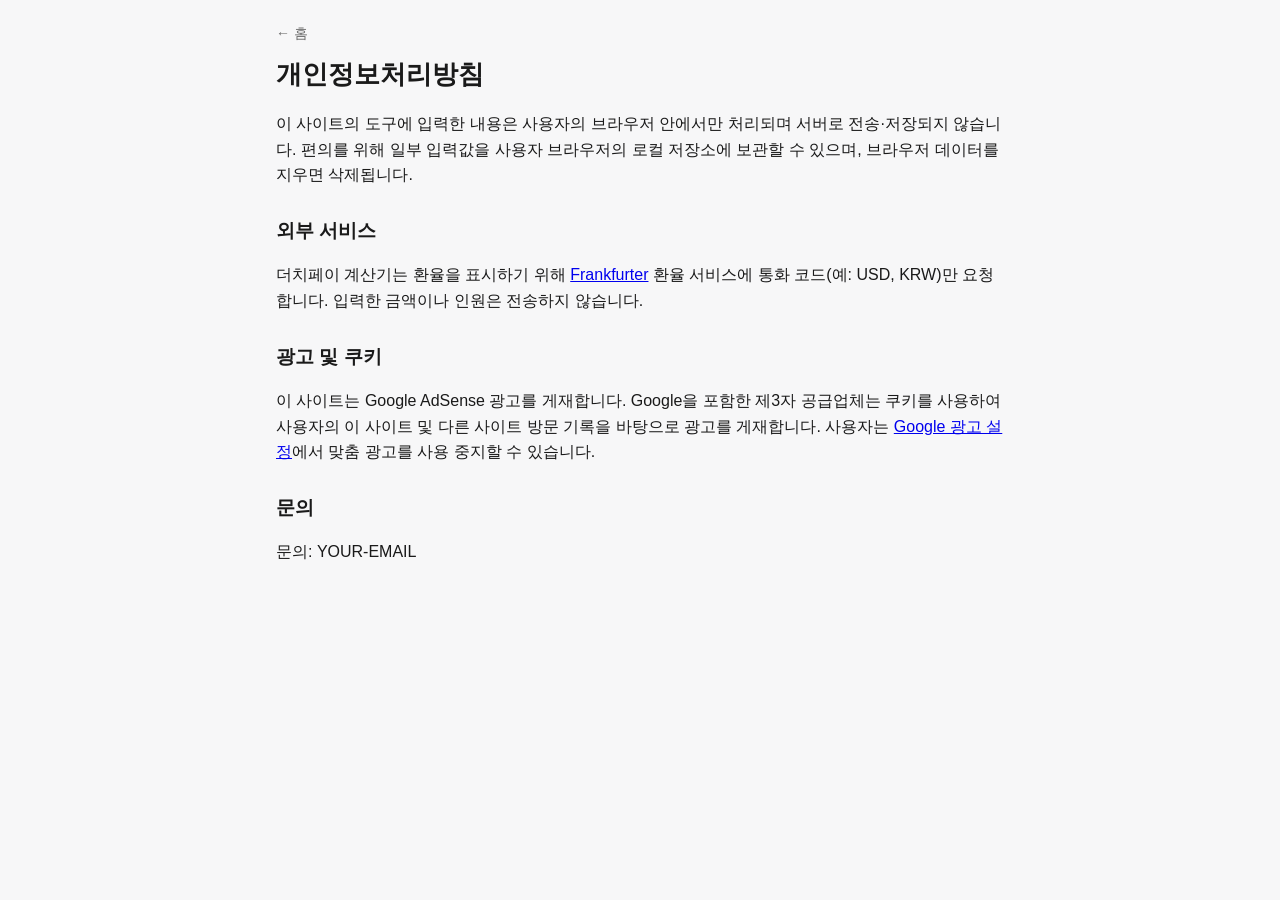
<file: privacy.html>
<!doctype html>
<html lang="ko">
<head>
<meta charset="utf-8">
<meta name="viewport" content="width=device-width,initial-scale=1">
<title>개인정보처리방침 - 작은 도구들</title>
<link rel="stylesheet" href="assets/style.css">
</head>
<body>
<header><a href="./">← 홈</a></header>
<main>
<article>
<h1>개인정보처리방침</h1>
<p>이 사이트의 도구에 입력한 내용은 사용자의 브라우저 안에서만 처리되며 서버로 전송·저장되지 않습니다. 편의를 위해 일부 입력값을 사용자 브라우저의 로컬 저장소에 보관할 수 있으며, 브라우저 데이터를 지우면 삭제됩니다.</p>
<h2>외부 서비스</h2>
<p>더치페이 계산기는 환율을 표시하기 위해 <a href="https://frankfurter.dev/">Frankfurter</a> 환율 서비스에 통화 코드(예: USD, KRW)만 요청합니다. 입력한 금액이나 인원은 전송하지 않습니다.</p>
<h2>광고 및 쿠키</h2>
<p>이 사이트는 Google AdSense 광고를 게재합니다. Google을 포함한 제3자 공급업체는 쿠키를 사용하여 사용자의 이 사이트 및 다른 사이트 방문 기록을 바탕으로 광고를 게재합니다. 사용자는 <a href="https://adssettings.google.com/">Google 광고 설정</a>에서 맞춤 광고를 사용 중지할 수 있습니다.</p>
<h2>문의</h2>
<p>문의: YOUR-EMAIL</p>
</article>
</main>
</body>
</html>
</file>
<file: assets/style.css>
:root{--bg:#f7f7f8;--card:#fff;--fg:#1a1a1a;--muted:#6b6b6b;--line:#e3e3e6;--accent:#2563eb}
@media (prefers-color-scheme:dark){:root{--bg:#121214;--card:#1c1c1f;--fg:#ededed;--muted:#9a9aa0;--line:#2c2c31;--accent:#60a5fa}}
*{box-sizing:border-box}
body{margin:0;background:var(--bg);color:var(--fg);font:16px/1.6 -apple-system,BlinkMacSystemFont,"Apple SD Gothic Neo","Noto Sans KR",sans-serif}
header,main,footer{max-width:760px;margin:0 auto;padding:0 16px}
header{padding-top:20px}
header a{color:var(--muted);text-decoration:none;font-size:14px}
h1{font-size:26px;margin:8px 0 4px}
.lead{color:var(--muted);margin:0 0 20px}
.card{background:var(--card);border:1px solid var(--line);border-radius:12px;padding:16px;margin-bottom:16px}
textarea{width:100%;min-height:240px;resize:vertical;border:1px solid var(--line);border-radius:8px;padding:12px;font:inherit;background:var(--bg);color:var(--fg)}
textarea:focus{outline:2px solid var(--accent);border-color:transparent}
.stats{display:grid;grid-template-columns:repeat(auto-fit,minmax(150px,1fr));gap:10px}
.stat{background:var(--bg);border-radius:8px;padding:10px 12px}
.stat b{display:block;font-size:22px;font-variant-numeric:tabular-nums}
.stat span{font-size:13px;color:var(--muted)}
.row{display:flex;gap:8px;flex-wrap:wrap;margin-top:10px}
button{border:1px solid var(--line);background:var(--card);color:var(--fg);border-radius:8px;padding:8px 14px;font:inherit;font-size:14px;cursor:pointer}
button.primary{background:var(--accent);border-color:var(--accent);color:#fff}
.ad{min-height:100px;margin:16px 0;text-align:center;color:var(--muted);font-size:12px}
article h2{font-size:19px;margin-top:28px}
article{color:var(--fg)}
.list{list-style:none;padding:0}
.list li{margin-bottom:10px}
.list a{color:var(--accent);font-weight:600}
footer{color:var(--muted);font-size:13px;padding-top:24px;padding-bottom:40px}
footer a{color:var(--muted)}
</file>
